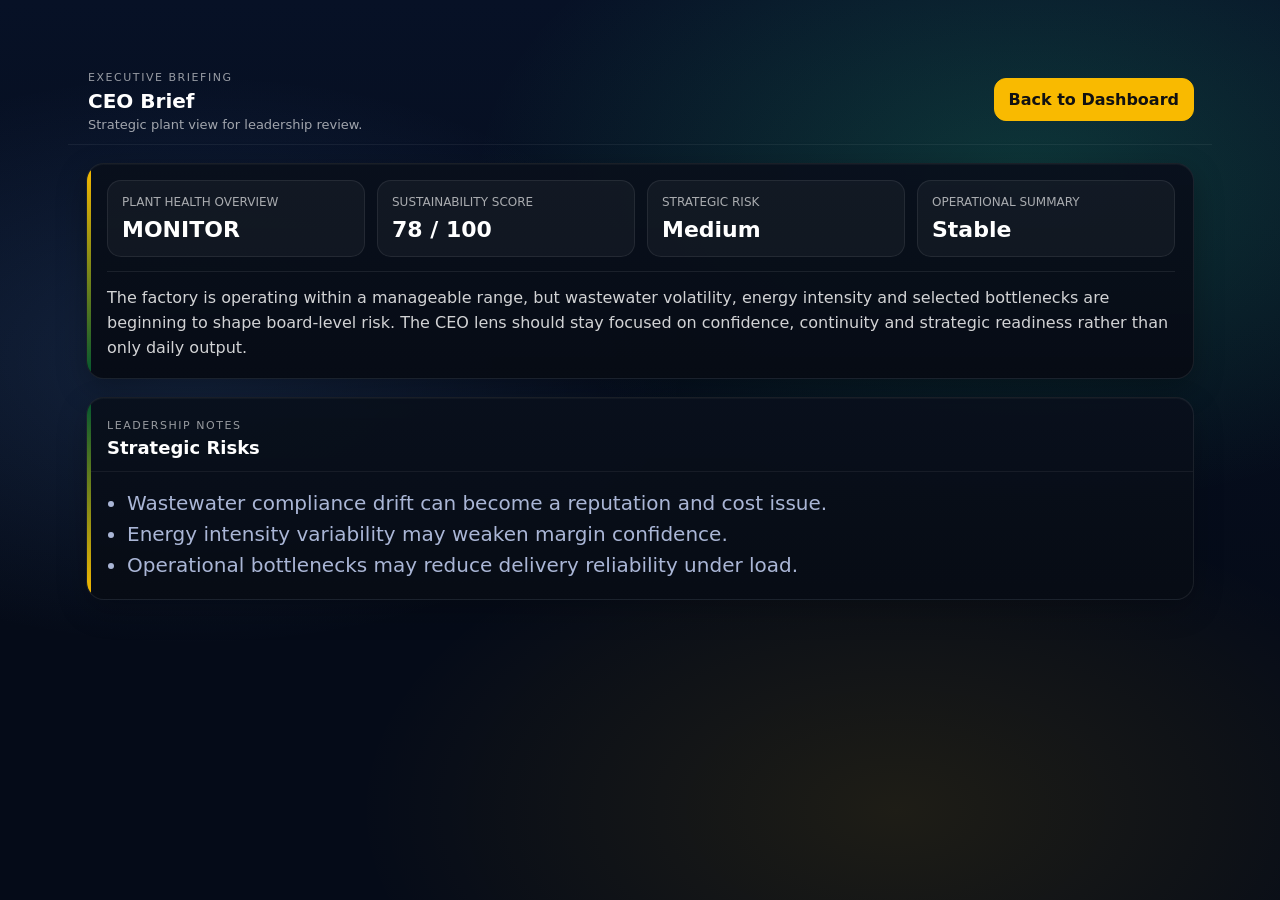
<file: ceo-brief.html>
<!DOCTYPE html>
<html lang="en">
<head>
  <meta charset="UTF-8">
  <meta name="viewport" content="width=device-width, initial-scale=1.0">
  <title>CEO Brief | Zero@Production</title>
  <link rel="stylesheet" href="assets/css/executive.css">
  <link rel="stylesheet" href="assets/css/executive-production-decision.css">
</head>
<body>
  <div class="wrap">
    <div class="zp-pde-head" style="margin-top:24px;">
      <div>
        <div class="zp-pde-kicker">Executive Briefing</div>
        <h1 class="zp-pde-title">CEO Brief</h1>
        <p class="zp-pde-sub">Strategic plant view for leadership review.</p>
      </div>
      <a href="executive.html" class="zp-report-btn primary" style="text-decoration:none;display:inline-flex;align-items:center;">Back to Dashboard</a>
    </div>

    <section class="zp-pde-shell" style="margin-top:18px;">
      <div class="zp-pde-body">
        <div class="zp-report-result">
          <div class="zp-report-kpi"><div class="label">Plant Health Overview</div><div class="value">MONITOR</div></div>
          <div class="zp-report-kpi"><div class="label">Sustainability Score</div><div class="value">78 / 100</div></div>
          <div class="zp-report-kpi"><div class="label">Strategic Risk</div><div class="value">Medium</div></div>
          <div class="zp-report-kpi"><div class="label">Operational Summary</div><div class="value">Stable</div></div>
        </div>
        <div class="zp-report-summary">
          The factory is operating within a manageable range, but wastewater volatility, energy intensity and selected bottlenecks are beginning to shape board-level risk. The CEO lens should stay focused on confidence, continuity and strategic readiness rather than only daily output.
        </div>
      </div>
    </section>

    <section class="zp-alt-shell" style="margin-top:18px;">
      <div class="zp-alt-head">
        <div>
          <div class="zp-pde-kicker">Leadership Notes</div>
          <h2 class="zp-alt-title">Strategic Risks</h2>
        </div>
      </div>
      <div class="zp-alt-body">
        <ul class="exec-modal-list">
          <li>Wastewater compliance drift can become a reputation and cost issue.</li>
          <li>Energy intensity variability may weaken margin confidence.</li>
          <li>Operational bottlenecks may reduce delivery reliability under load.</li>
        </ul>
      </div>
    </section>
  </div>
</body>
</html>
</file>
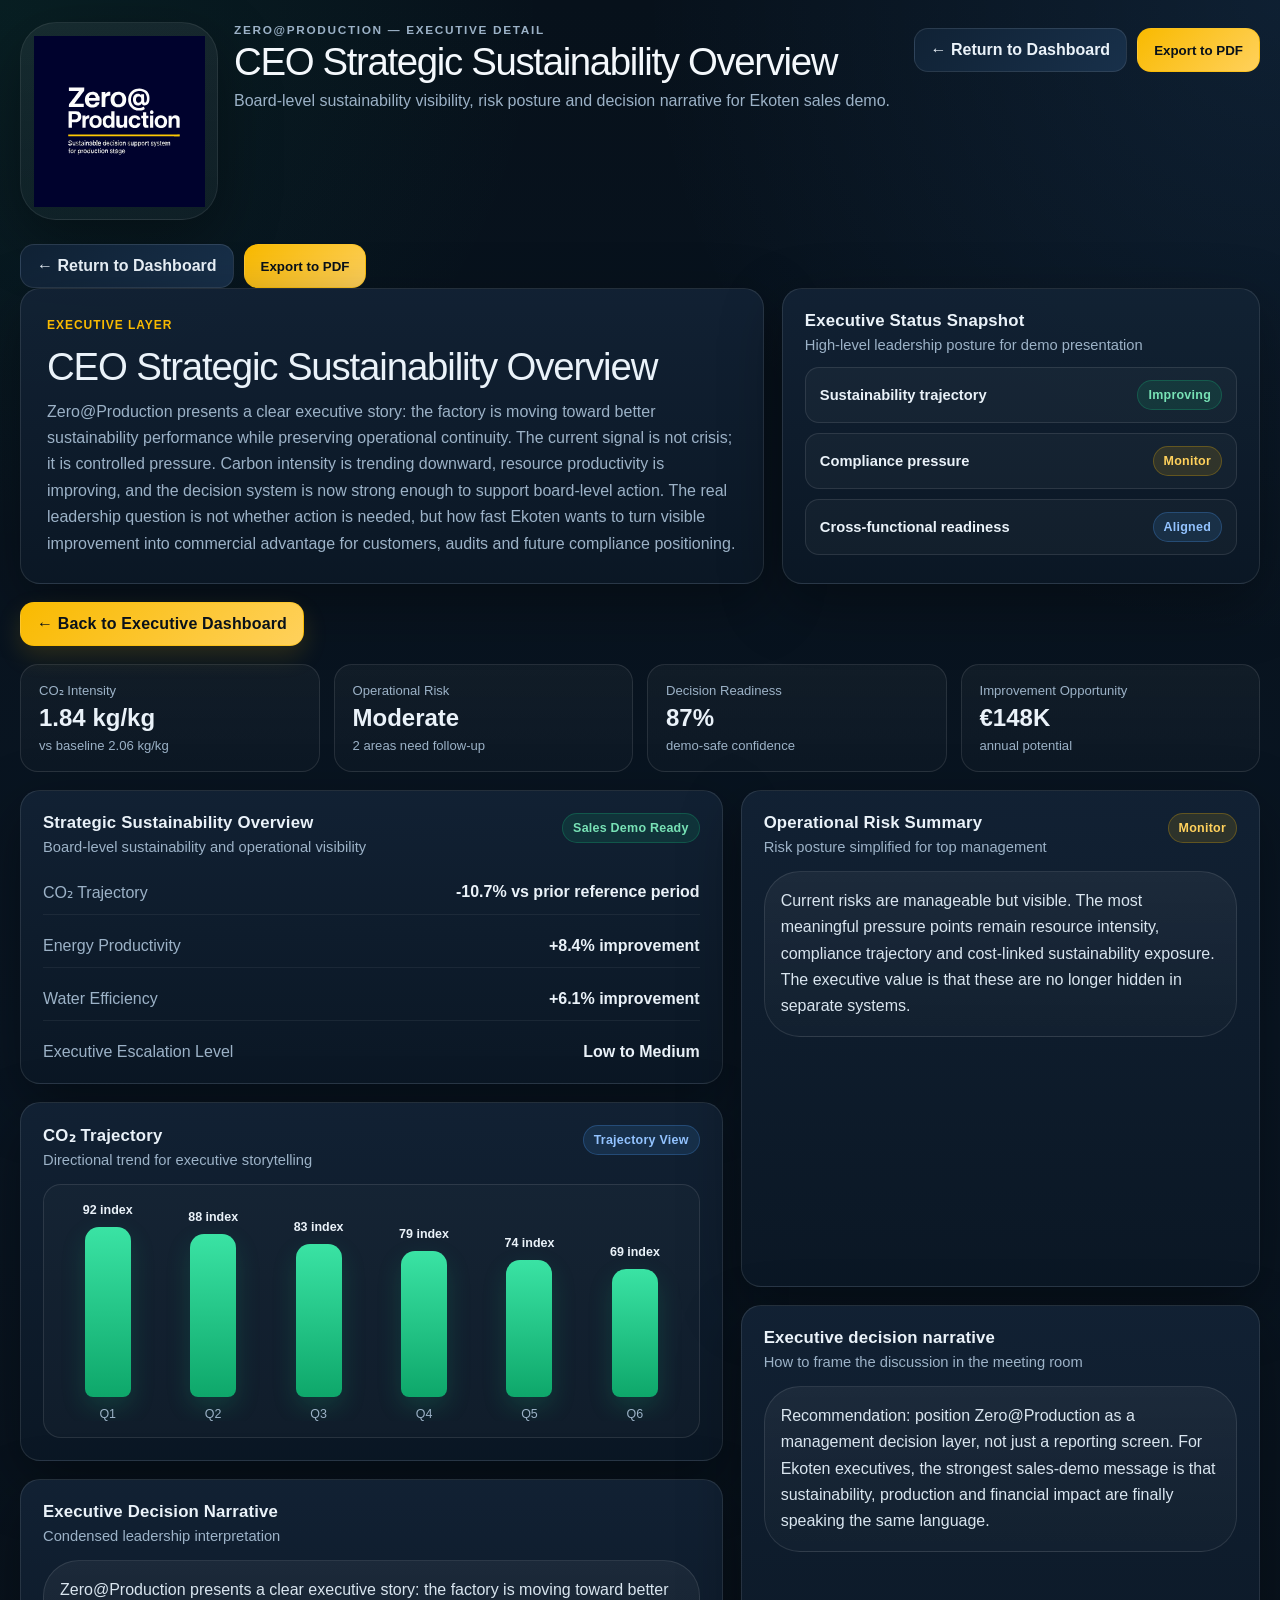
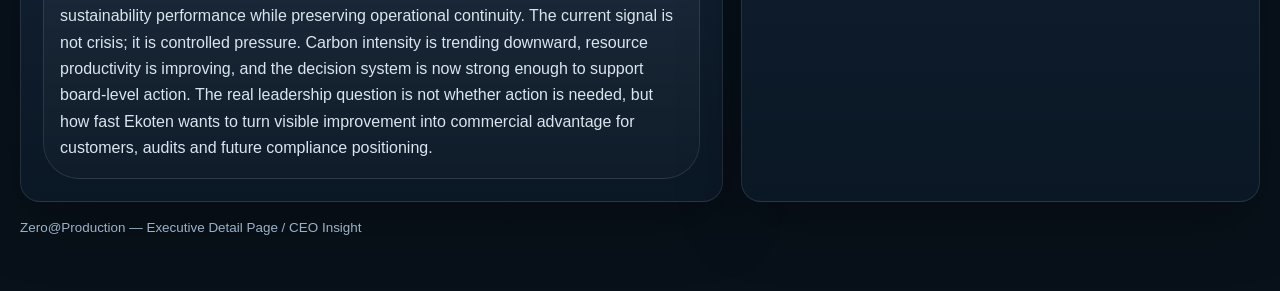
<file: ceo-insight.html>
<!DOCTYPE html>
<html lang="en">
<head>
  <meta charset="UTF-8" />
  <meta name="viewport" content="width=device-width, initial-scale=1.0" />
  <title>CEO Insight | Zero@Production</title>
  <link rel="stylesheet" href="assets/css/executive-detail-pages.css" />
</head>
<body data-page="ceo">
  <main class="page">
        <header class="header-shell">
      <div class="topbar">
        <div class="brand">
          <div class="brand-logo-wrap">
            <img
              src="assets/img/plogo.svg"
              alt="Zero@Production Logo"
              class="brand-logo"
              onerror="this.style.display='none';this.nextElementSibling.style.display='flex';"
            />
            <div class="brand-mark-fallback">Z@</div>
          </div>
          <div class="brand-copy">
            <div class="brand-kicker">Zero@Production — Executive Detail</div>
            <h1 id="pageTitle">Executive Detail Page</h1>
            <p id="pageSubtitle">Executive detail view</p>
          </div>
        </div>
        <div class="actions">
          <a class="btn btn-secondary" href="executive.html">← Return to Dashboard</a>
          <button class="btn btn-primary" id="btnExportPdf">Export to PDF</button>
        </div>
      </div>
    </header>

<div class="actions">
        <a class="btn btn-secondary" href="executive.html">← Return to Dashboard</a>
        <button class="btn btn-primary" id="btnExportPdf">Export to PDF</button>
      </div>
    </div>

    <section class="hero">
      <div class="panel hero-main">
        <div class="eyebrow" id="eyebrow">Executive layer</div>
        <h2 id="heroTitle">CEO Strategic Sustainability Overview</h2>
        <p id="heroText"></p>
      </div>

      <aside class="panel hero-side">
        <div class="section-head" style="margin-bottom:0;">
          <div>
            <h3>Executive Status Snapshot</h3>
            <p>High-level leadership posture for demo presentation</p>
          </div>
        </div>
        <div class="status-row" id="statusRow"></div>
      </aside>
    </section>

    <div class="detail-back-row">
      <a class="detail-back-btn" href="executive.html">← Back to Executive Dashboard</a>
    </div>

    <section class="kpi-grid" id="kpiGrid"></section>

    <section class="content-grid">
      <div class="stack">
        <section class="panel section">
          <div class="section-head">
            <div>
              <h3>Strategic Sustainability Overview</h3>
              <p>Board-level sustainability and operational visibility</p>
            </div>
            <span class="badge green">Sales Demo Ready</span>
          </div>
          <div class="metric-list" id="metricList"></div>
        </section>

        <section class="panel section">
          <div class="section-head">
            <div>
              <h3>CO₂ Trajectory</h3>
              <p>Directional trend for executive storytelling</p>
            </div>
            <span class="badge blue">Trajectory View</span>
          </div>
          <div class="chart-box">
            <div class="mini-chart">
              <div class="bars" id="chartBars"></div>
            </div>
          </div>
        </section>

        <section class="panel section">
          <div class="section-head">
            <div>
              <h3>Executive Decision Narrative</h3>
              <p>Condensed leadership interpretation</p>
            </div>
          </div>
          <div class="note-box narrative" id="decisionNarrative"></div>
        </section>
      </div>

      <div class="stack">
        <section class="panel section">
          <div class="section-head">
            <div>
              <h3>Operational Risk Summary</h3>
              <p>Risk posture simplified for top management</p>
            </div>
            <span class="badge orange">Monitor</span>
          </div>
          <div class="note-box">
            Current risks are manageable but visible. The most meaningful pressure points remain resource intensity, compliance trajectory and cost-linked sustainability exposure. The executive value is that these are no longer hidden in separate systems.
          </div>
        </section>

        <section class="panel section">
          <div class="section-head">
            <div>
              <h3 id="sideTitle">Executive note</h3>
              <p>How to frame the discussion in the meeting room</p>
            </div>
          </div>
          <div class="note-box" id="sideText"></div>
        </section>
      </div>
    </section>

    <div class="footer-note">
      Zero@Production — Executive Detail Page / CEO Insight
    </div>
  </main>

  <script src="assets/js/executive-detail-pages.js"></script>
</body>
</html>
</file>
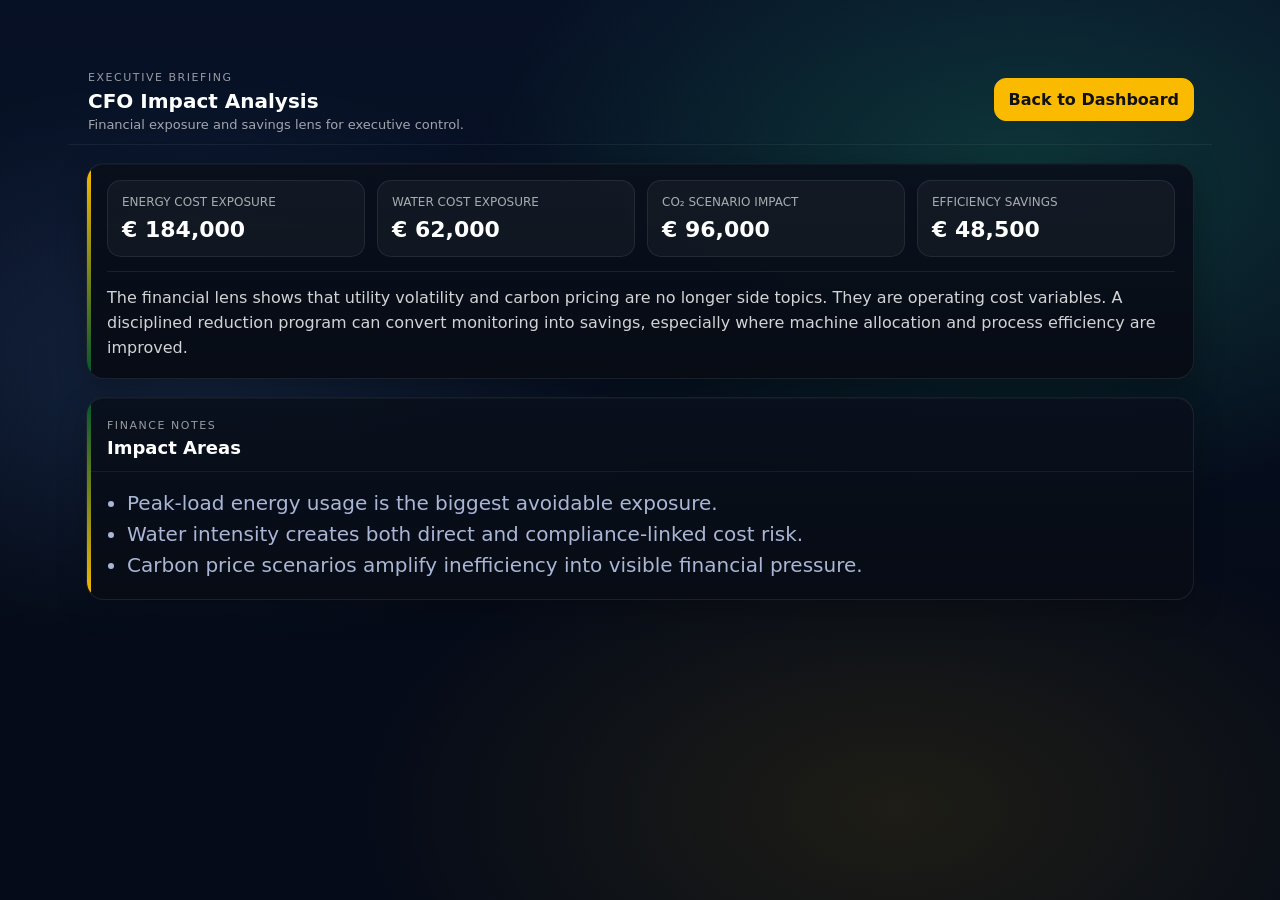
<file: cfo-impact-analysis.html>
<!DOCTYPE html>
<html lang="en">
<head>
  <meta charset="UTF-8">
  <meta name="viewport" content="width=device-width, initial-scale=1.0">
  <title>CFO Impact Analysis | Zero@Production</title>
  <link rel="stylesheet" href="assets/css/executive.css">
  <link rel="stylesheet" href="assets/css/executive-production-decision.css">
</head>
<body>
  <div class="wrap">
    <div class="zp-pde-head" style="margin-top:24px;">
      <div>
        <div class="zp-pde-kicker">Executive Briefing</div>
        <h1 class="zp-pde-title">CFO Impact Analysis</h1>
        <p class="zp-pde-sub">Financial exposure and savings lens for executive control.</p>
      </div>
      <a href="executive.html" class="zp-report-btn primary" style="text-decoration:none;display:inline-flex;align-items:center;">Back to Dashboard</a>
    </div>

    <section class="zp-pde-shell" style="margin-top:18px;">
      <div class="zp-pde-body">
        <div class="zp-report-result">
          <div class="zp-report-kpi"><div class="label">Energy Cost Exposure</div><div class="value">€ 184,000</div></div>
          <div class="zp-report-kpi"><div class="label">Water Cost Exposure</div><div class="value">€ 62,000</div></div>
          <div class="zp-report-kpi"><div class="label">CO₂ Scenario Impact</div><div class="value">€ 96,000</div></div>
          <div class="zp-report-kpi"><div class="label">Efficiency Savings</div><div class="value">€ 48,500</div></div>
        </div>
        <div class="zp-report-summary">
          The financial lens shows that utility volatility and carbon pricing are no longer side topics. They are operating cost variables. A disciplined reduction program can convert monitoring into savings, especially where machine allocation and process efficiency are improved.
        </div>
      </div>
    </section>

    <section class="zp-alt-shell" style="margin-top:18px;">
      <div class="zp-alt-head">
        <div>
          <div class="zp-pde-kicker">Finance Notes</div>
          <h2 class="zp-alt-title">Impact Areas</h2>
        </div>
      </div>
      <div class="zp-alt-body">
        <ul class="exec-modal-list">
          <li>Peak-load energy usage is the biggest avoidable exposure.</li>
          <li>Water intensity creates both direct and compliance-linked cost risk.</li>
          <li>Carbon price scenarios amplify inefficiency into visible financial pressure.</li>
        </ul>
      </div>
    </section>
  </div>
</body>
</html>
</file>
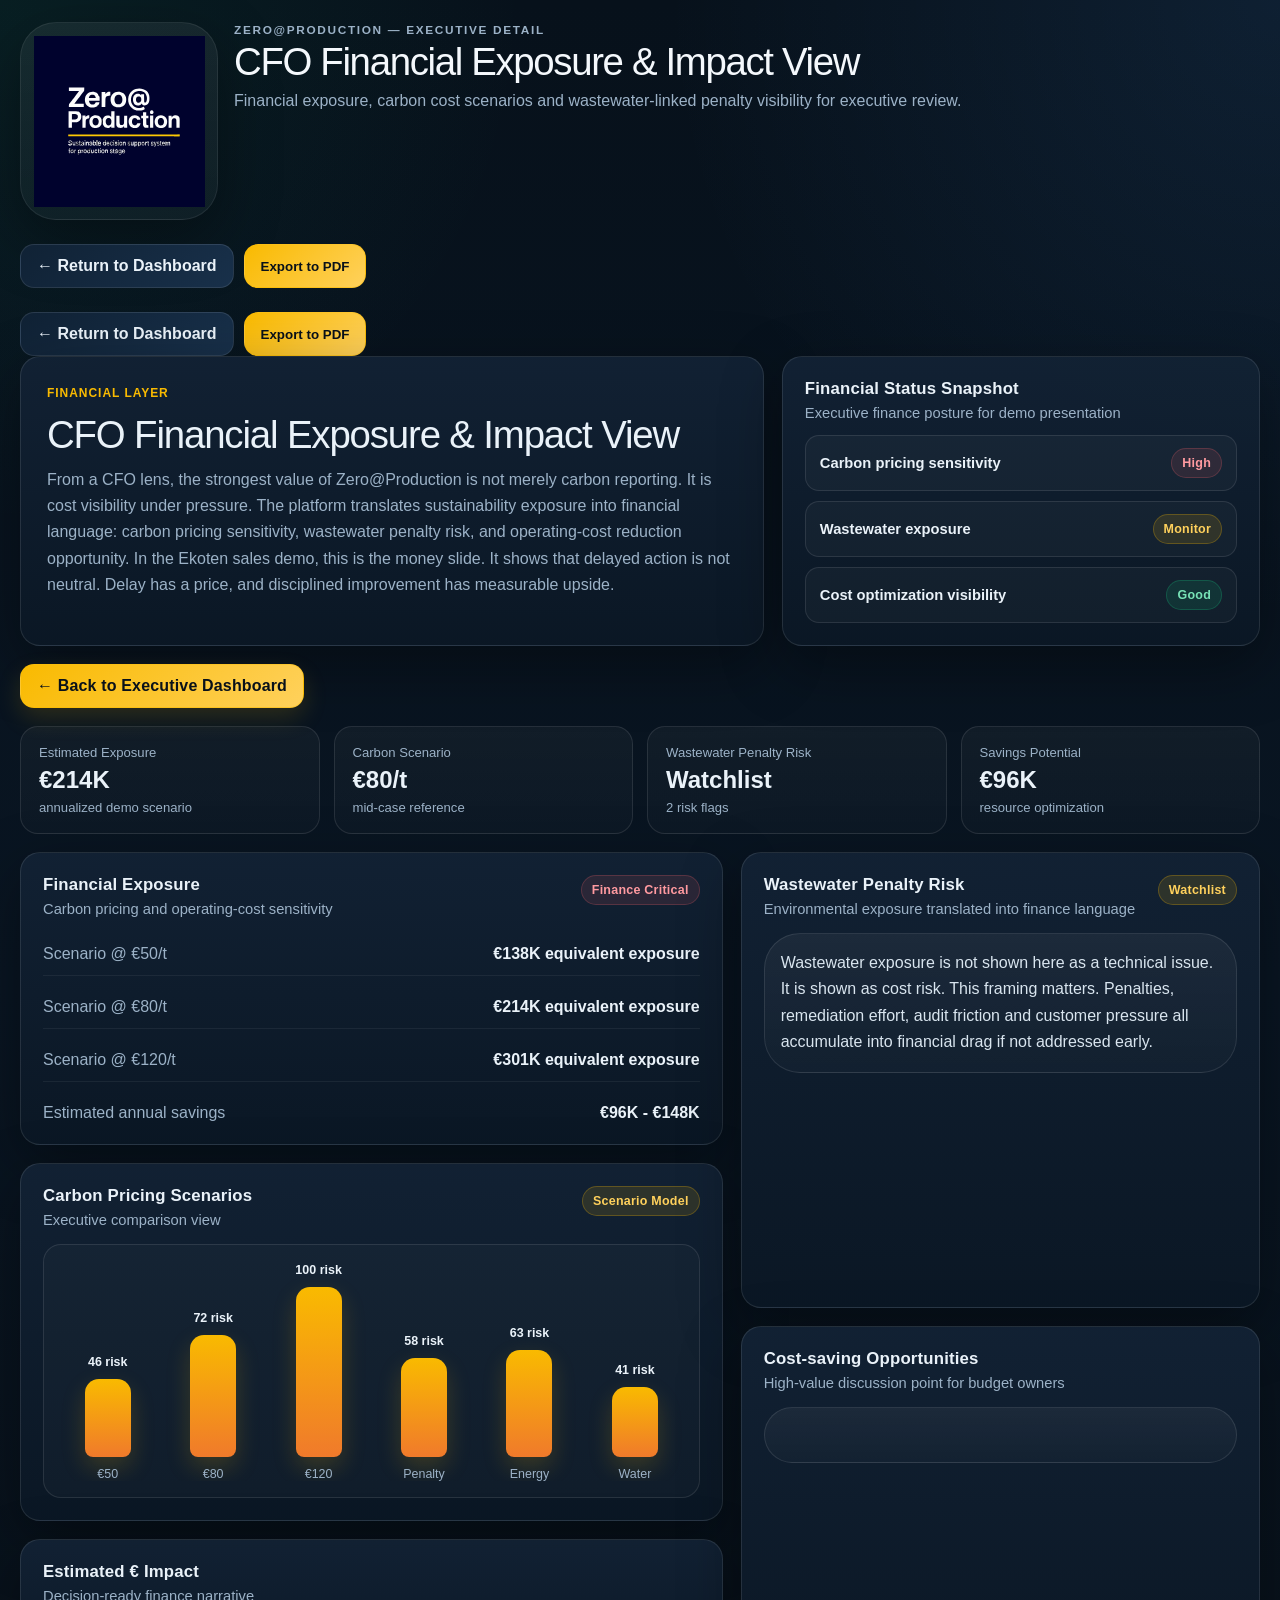
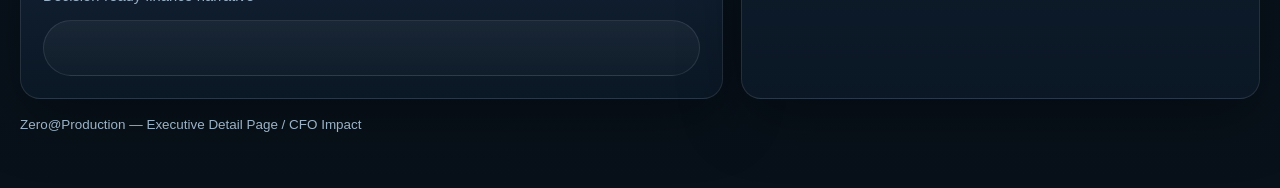
<file: cfo-impact.html>
<!DOCTYPE html>
<html lang="en">
<head>
  <meta charset="UTF-8" />
  <meta name="viewport" content="width=device-width, initial-scale=1.0" />
  <title>CFO Impact | Zero@Production</title>
  <link rel="stylesheet" href="assets/css/executive-detail-pages.css" />
</head>
<body data-page="cfo">
  <main class="page">
        <header class="header-shell">
      <div class="topbar">
        <div class="brand">
          <div class="brand-logo-wrap">
            <img
              src="assets/img/plogo.svg"
              alt="Zero@Production Logo"
              class="brand-logo"
              onerror="this.style.display='none';this.nextElementSibling.style.display='flex';"
            />
            <div class="brand-mark-fallback">Z@</div>
          </div>
          <div class="brand-copy">
            <div class="brand-kicker">Zero@Production — Executive Detail</div>
            <h1 id="pageTitle">Executive Detail Page</h1>
            <p id="pageSubtitle">Executive detail view</p>
          </div>
        </div>
        <div class="actions">
          <a class="btn btn-secondary" href="executive.html">← Return to Dashboard</a>
          <button class="btn btn-primary" id="btnExportPdf">Export to PDF</button>
        </div>
      </div>
    </header>

<div class="actions">
        <a class="btn btn-secondary" href="executive.html">← Return to Dashboard</a>
        <button class="btn btn-primary" id="btnExportPdf">Export to PDF</button>
      </div>
    </div>

    <section class="hero">
      <div class="panel hero-main">
        <div class="eyebrow" id="eyebrow">Financial layer</div>
        <h2 id="heroTitle">CFO Financial Exposure & Impact View</h2>
        <p id="heroText"></p>
      </div>

      <aside class="panel hero-side">
        <div class="section-head" style="margin-bottom:0;">
          <div>
            <h3>Financial Status Snapshot</h3>
            <p>Executive finance posture for demo presentation</p>
          </div>
        </div>
        <div class="status-row" id="statusRow"></div>
      </aside>
    </section>

    <div class="detail-back-row">
      <a class="detail-back-btn" href="executive.html">← Back to Executive Dashboard</a>
    </div>

    <section class="kpi-grid" id="kpiGrid"></section>

    <section class="content-grid">
      <div class="stack">
        <section class="panel section">
          <div class="section-head">
            <div>
              <h3>Financial Exposure</h3>
              <p>Carbon pricing and operating-cost sensitivity</p>
            </div>
            <span class="badge red">Finance Critical</span>
          </div>
          <div class="metric-list" id="metricList"></div>
        </section>

        <section class="panel section">
          <div class="section-head">
            <div>
              <h3>Carbon Pricing Scenarios</h3>
              <p>Executive comparison view</p>
            </div>
            <span class="badge orange">Scenario Model</span>
          </div>
          <div class="chart-box">
            <div class="mini-chart">
              <div class="bars" id="chartBars"></div>
            </div>
          </div>
        </section>

        <section class="panel section">
          <div class="section-head">
            <div>
              <h3>Estimated € Impact</h3>
              <p>Decision-ready finance narrative</p>
            </div>
          </div>
          <div class="note-box narrative" id="decisionNarrative"></div>
        </section>
      </div>

      <div class="stack">
        <section class="panel section">
          <div class="section-head">
            <div>
              <h3>Wastewater Penalty Risk</h3>
              <p>Environmental exposure translated into finance language</p>
            </div>
            <span class="badge orange">Watchlist</span>
          </div>
          <div class="note-box">
            Wastewater exposure is not shown here as a technical issue. It is shown as cost risk. This framing matters. Penalties, remediation effort, audit friction and customer pressure all accumulate into financial drag if not addressed early.
          </div>
        </section>

        <section class="panel section">
          <div class="section-head">
            <div>
              <h3>Cost-saving Opportunities</h3>
              <p>High-value discussion point for budget owners</p>
            </div>
          </div>
          <div class="note-box" id="sideText"></div>
        </section>
      </div>
    </section>

    <div class="footer-note">
      Zero@Production — Executive Detail Page / CFO Impact
    </div>
  </main>

  <script src="assets/js/executive-detail-pages.js"></script>
</body>
</html>
</file>
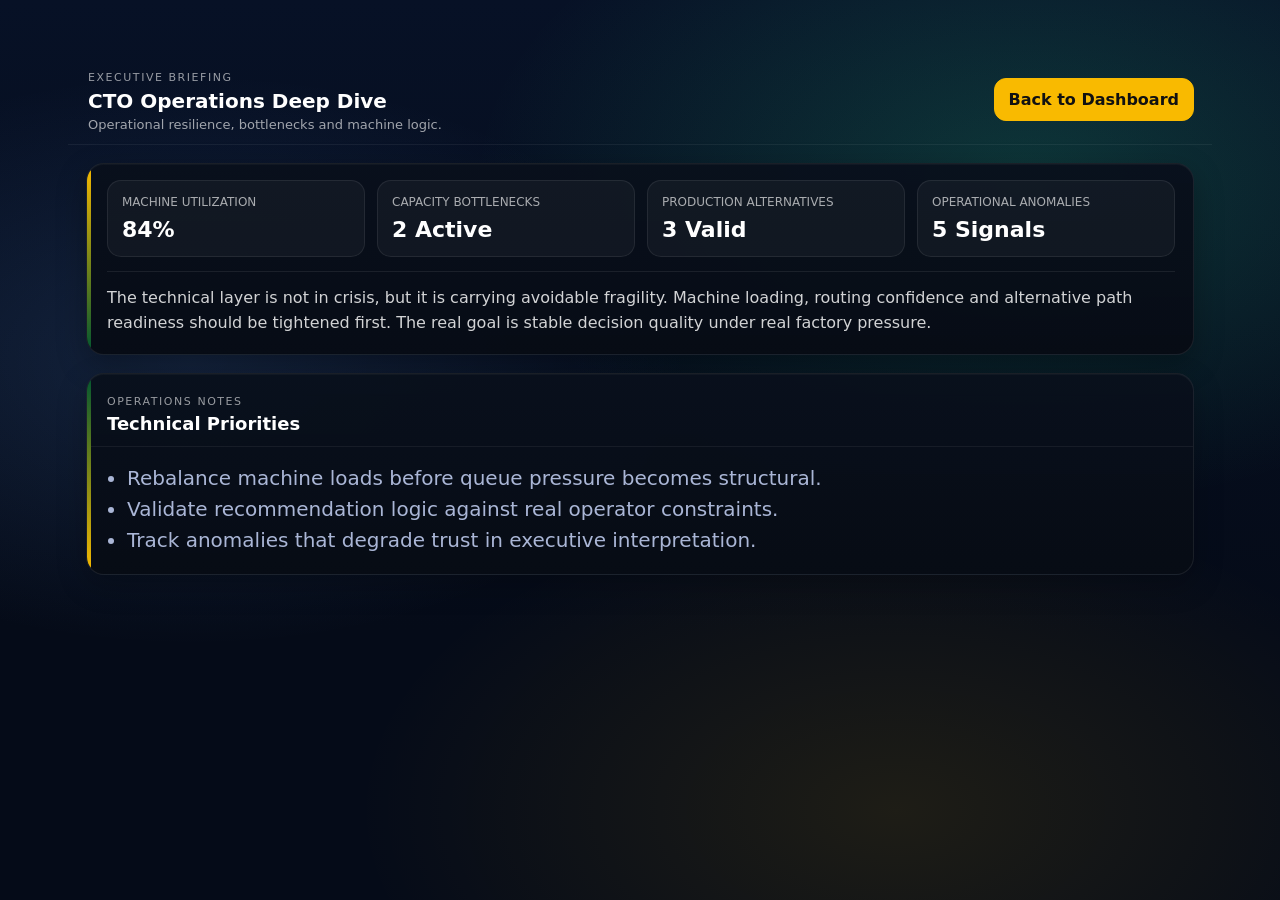
<file: cto-operations-deepdive.html>
<!DOCTYPE html>
<html lang="en">
<head>
  <meta charset="UTF-8">
  <meta name="viewport" content="width=device-width, initial-scale=1.0">
  <title>CTO Operations Deep Dive | Zero@Production</title>
  <link rel="stylesheet" href="assets/css/executive.css">
  <link rel="stylesheet" href="assets/css/executive-production-decision.css">
</head>
<body>
  <div class="wrap">
    <div class="zp-pde-head" style="margin-top:24px;">
      <div>
        <div class="zp-pde-kicker">Executive Briefing</div>
        <h1 class="zp-pde-title">CTO Operations Deep Dive</h1>
        <p class="zp-pde-sub">Operational resilience, bottlenecks and machine logic.</p>
      </div>
      <a href="executive.html" class="zp-report-btn primary" style="text-decoration:none;display:inline-flex;align-items:center;">Back to Dashboard</a>
    </div>

    <section class="zp-pde-shell" style="margin-top:18px;">
      <div class="zp-pde-body">
        <div class="zp-report-result">
          <div class="zp-report-kpi"><div class="label">Machine Utilization</div><div class="value">84%</div></div>
          <div class="zp-report-kpi"><div class="label">Capacity Bottlenecks</div><div class="value">2 Active</div></div>
          <div class="zp-report-kpi"><div class="label">Production Alternatives</div><div class="value">3 Valid</div></div>
          <div class="zp-report-kpi"><div class="label">Operational Anomalies</div><div class="value">5 Signals</div></div>
        </div>
        <div class="zp-report-summary">
          The technical layer is not in crisis, but it is carrying avoidable fragility. Machine loading, routing confidence and alternative path readiness should be tightened first. The real goal is stable decision quality under real factory pressure.
        </div>
      </div>
    </section>

    <section class="zp-alt-shell" style="margin-top:18px;">
      <div class="zp-alt-head">
        <div>
          <div class="zp-pde-kicker">Operations Notes</div>
          <h2 class="zp-alt-title">Technical Priorities</h2>
        </div>
      </div>
      <div class="zp-alt-body">
        <ul class="exec-modal-list">
          <li>Rebalance machine loads before queue pressure becomes structural.</li>
          <li>Validate recommendation logic against real operator constraints.</li>
          <li>Track anomalies that degrade trust in executive interpretation.</li>
        </ul>
      </div>
    </section>
  </div>
</body>
</html>
</file>
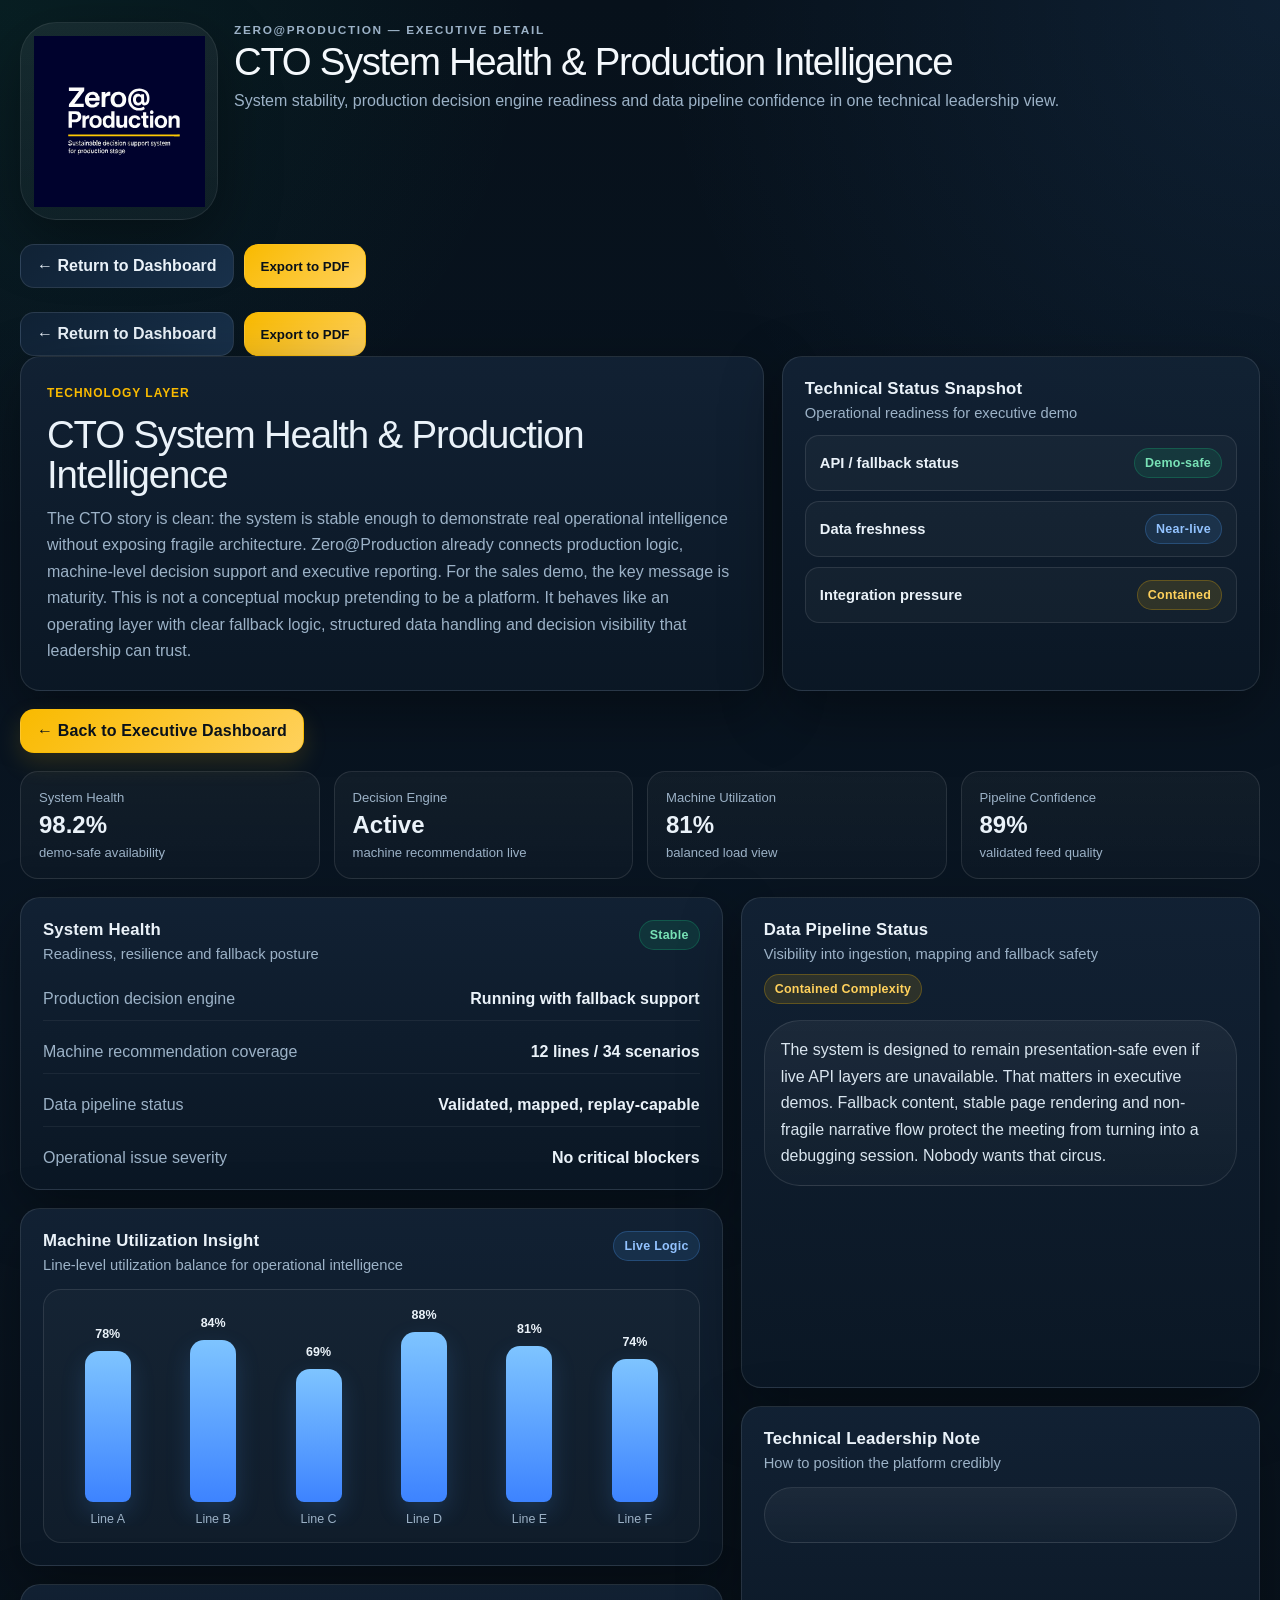
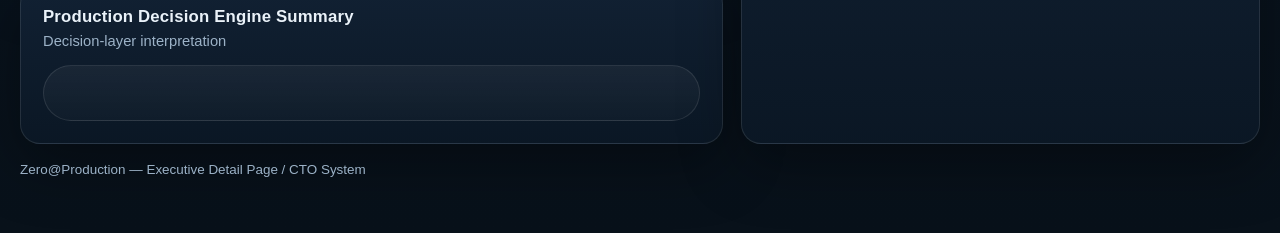
<file: cto-system.html>
<!DOCTYPE html>
<html lang="en">
<head>
  <meta charset="UTF-8" />
  <meta name="viewport" content="width=device-width, initial-scale=1.0" />
  <title>CTO System | Zero@Production</title>
  <link rel="stylesheet" href="assets/css/executive-detail-pages.css" />
</head>
<body data-page="cto">
  <main class="page">
        <header class="header-shell">
      <div class="topbar">
        <div class="brand">
          <div class="brand-logo-wrap">
            <img
              src="assets/img/plogo.svg"
              alt="Zero@Production Logo"
              class="brand-logo"
              onerror="this.style.display='none';this.nextElementSibling.style.display='flex';"
            />
            <div class="brand-mark-fallback">Z@</div>
          </div>
          <div class="brand-copy">
            <div class="brand-kicker">Zero@Production — Executive Detail</div>
            <h1 id="pageTitle">Executive Detail Page</h1>
            <p id="pageSubtitle">Executive detail view</p>
          </div>
        </div>
        <div class="actions">
          <a class="btn btn-secondary" href="executive.html">← Return to Dashboard</a>
          <button class="btn btn-primary" id="btnExportPdf">Export to PDF</button>
        </div>
      </div>
    </header>

<div class="actions">
        <a class="btn btn-secondary" href="executive.html">← Return to Dashboard</a>
        <button class="btn btn-primary" id="btnExportPdf">Export to PDF</button>
      </div>
    </div>

    <section class="hero">
      <div class="panel hero-main">
        <div class="eyebrow" id="eyebrow">Technology layer</div>
        <h2 id="heroTitle">CTO System Health & Production Intelligence</h2>
        <p id="heroText"></p>
      </div>

      <aside class="panel hero-side">
        <div class="section-head" style="margin-bottom:0;">
          <div>
            <h3>Technical Status Snapshot</h3>
            <p>Operational readiness for executive demo</p>
          </div>
        </div>
        <div class="status-row" id="statusRow"></div>
      </aside>
    </section>

    <div class="detail-back-row">
      <a class="detail-back-btn" href="executive.html">← Back to Executive Dashboard</a>
    </div>

    <section class="kpi-grid" id="kpiGrid"></section>

    <section class="content-grid">
      <div class="stack">
        <section class="panel section">
          <div class="section-head">
            <div>
              <h3>System Health</h3>
              <p>Readiness, resilience and fallback posture</p>
            </div>
            <span class="badge green">Stable</span>
          </div>
          <div class="metric-list" id="metricList"></div>
        </section>

        <section class="panel section">
          <div class="section-head">
            <div>
              <h3>Machine Utilization Insight</h3>
              <p>Line-level utilization balance for operational intelligence</p>
            </div>
            <span class="badge blue">Live Logic</span>
          </div>
          <div class="chart-box">
            <div class="mini-chart">
              <div class="bars" id="chartBars"></div>
            </div>
          </div>
        </section>

        <section class="panel section">
          <div class="section-head">
            <div>
              <h3>Production Decision Engine Summary</h3>
              <p>Decision-layer interpretation</p>
            </div>
          </div>
          <div class="note-box narrative" id="decisionNarrative"></div>
        </section>
      </div>

      <div class="stack">
        <section class="panel section">
          <div class="section-head">
            <div>
              <h3>Data Pipeline Status</h3>
              <p>Visibility into ingestion, mapping and fallback safety</p>
            </div>
            <span class="badge orange">Contained Complexity</span>
          </div>
          <div class="note-box">
            The system is designed to remain presentation-safe even if live API layers are unavailable. That matters in executive demos. Fallback content, stable page rendering and non-fragile narrative flow protect the meeting from turning into a debugging session. Nobody wants that circus.
          </div>
        </section>

        <section class="panel section">
          <div class="section-head">
            <div>
              <h3>Technical Leadership Note</h3>
              <p>How to position the platform credibly</p>
            </div>
          </div>
          <div class="note-box" id="sideText"></div>
        </section>
      </div>
    </section>

    <div class="footer-note">
      Zero@Production — Executive Detail Page / CTO System
    </div>
  </main>

  <script src="assets/js/executive-detail-pages.js"></script>
</body>
</html>
</file>
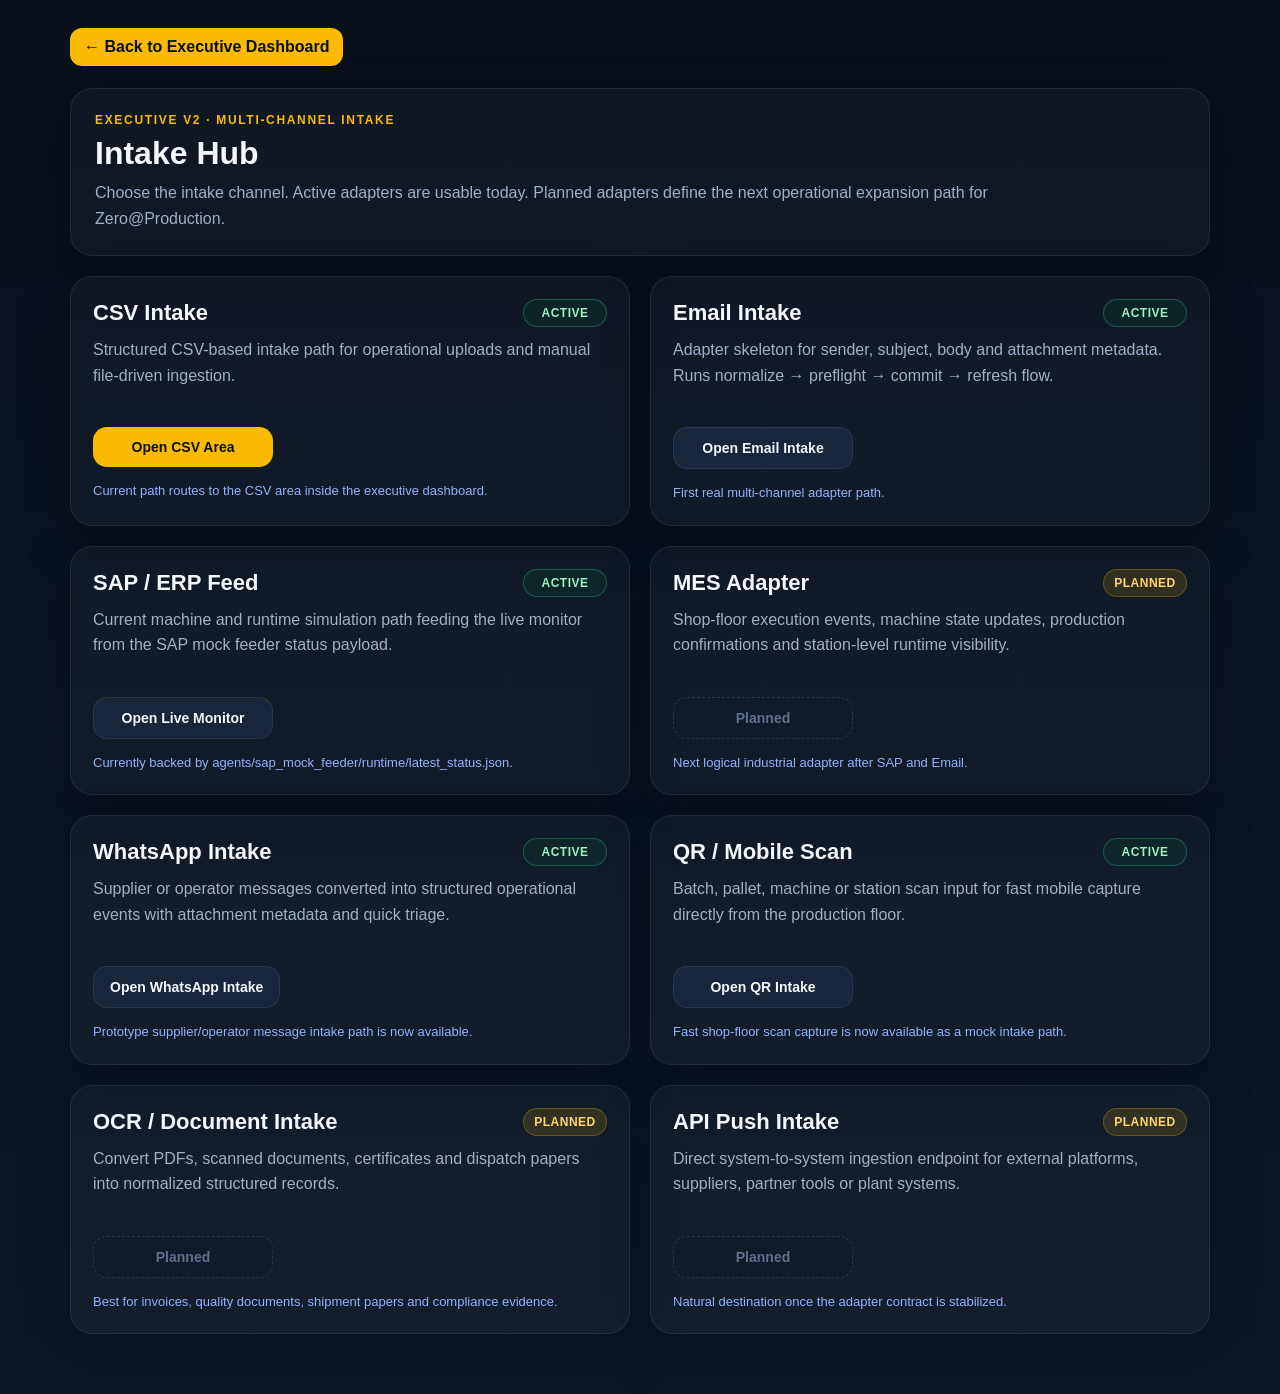
<file: intake-hub.html>
<!DOCTYPE html>
<html lang="en">
<head>
  <meta charset="UTF-8" />
  <meta name="viewport" content="width=device-width, initial-scale=1.0" />
  <title>Zero@Production — Intake Hub</title>
  <style>
    :root{
      --bg:#08101b;
      --card:#101a2a;
      --line:rgba(255,255,255,.08);
      --text:#f5f7fb;
      --muted:#9fb0c7;
      --orange:#f9ba00;
      --green:#005530;
      --navy:#02154e;
      --red:#d51635;
    }
    *{box-sizing:border-box}
    body{
      margin:0;
      font-family:Arial,Helvetica,sans-serif;
      background:linear-gradient(180deg,#08101b 0%, #0c1728 100%);
      color:var(--text);
    }
    .wrap{
      max-width:1180px;
      margin:0 auto;
      padding:28px 20px 60px;
    }
    .back{
      display:inline-flex;
      align-items:center;
      gap:8px;
      text-decoration:none;
      color:#08101b;
      background:var(--orange);
      padding:10px 14px;
      border-radius:12px;
      font-weight:700;
      margin-bottom:22px;
    }
    .hero,.card{
      background:rgba(255,255,255,.03);
      border:1px solid var(--line);
      border-radius:22px;
      box-shadow:0 20px 50px rgba(0,0,0,.25);
    }
    .hero{ padding:24px; margin-bottom:20px; }
    .kicker{
      color:var(--orange);
      font-size:12px;
      letter-spacing:.14em;
      text-transform:uppercase;
      margin-bottom:8px;
      font-weight:700;
    }
    h1{ margin:0 0 8px; font-size:32px; }
    .sub{ color:var(--muted); line-height:1.6; max-width:900px; }
    .grid{
      display:grid;
      grid-template-columns:repeat(2,minmax(0,1fr));
      gap:20px;
    }
    .card{ padding:22px; }
    .title-row{
      display:flex;
      align-items:center;
      justify-content:space-between;
      gap:12px;
      margin-bottom:10px;
    }
    .title{
      font-size:22px;
      font-weight:800;
      margin:0;
    }
    .badge{
      display:inline-flex;
      align-items:center;
      justify-content:center;
      min-width:84px;
      padding:6px 10px;
      border-radius:999px;
      font-size:12px;
      font-weight:800;
      letter-spacing:.04em;
      border:1px solid rgba(255,255,255,.12);
    }
    .badge-active{
      background:rgba(0,85,48,.22);
      color:#9ff0bf;
      border-color:rgba(39,194,129,.35);
    }
    .badge-planned{
      background:rgba(249,186,0,.14);
      color:#ffd76a;
      border-color:rgba(249,186,0,.26);
    }
    .copy{
      color:var(--muted);
      line-height:1.6;
      margin-bottom:18px;
      min-height:72px;
    }
    .actions{ display:flex; gap:12px; flex-wrap:wrap; }
    .btn{
      display:inline-flex;
      align-items:center;
      justify-content:center;
      text-decoration:none;
      border-radius:14px;
      padding:12px 16px;
      font-size:14px;
      font-weight:700;
      min-width:180px;
    }
    .btn-primary{ background:var(--orange); color:#08101b; }
    .btn-secondary{
      background:#18253a;
      color:var(--text);
      border:1px solid var(--line);
    }
    .btn-disabled{
      background:#111a2a;
      color:#60708c;
      border:1px dashed rgba(255,255,255,.12);
      cursor:not-allowed;
      pointer-events:none;
    }
    .note{
      margin-top:14px;
      color:#8fb3ff;
      font-size:13px;
      line-height:1.5;
    }
    @media (max-width: 980px){
      .grid{ grid-template-columns:1fr; }
    }
    @media (max-width: 800px){
      h1{ font-size:26px; }
    }
  </style>
</head>
<body>
  <div class="wrap">
    <a class="back" href="executive.html">← Back to Executive Dashboard</a>

    <section class="hero">
      <div class="kicker">Executive v2 · Multi-Channel Intake</div>
      <h1>Intake Hub</h1>
      <div class="sub">
        Choose the intake channel. Active adapters are usable today. Planned adapters define the next operational expansion path for Zero@Production.
      </div>
    </section>

    <div class="grid">
      <section class="card">
        <div class="title-row">
          <div class="title">CSV Intake</div>
          <div class="badge badge-active">ACTIVE</div>
        </div>
        <div class="copy">
          Structured CSV-based intake path for operational uploads and manual file-driven ingestion.
        </div>
        <div class="actions">
          <a class="btn btn-primary" href="executive.html#csv-upload">Open CSV Area</a>
        </div>
        <div class="note">Current path routes to the CSV area inside the executive dashboard.</div>
      </section>

      <section class="card">
        <div class="title-row">
          <div class="title">Email Intake</div>
          <div class="badge badge-active">ACTIVE</div>
        </div>
        <div class="copy">
          Adapter skeleton for sender, subject, body and attachment metadata. Runs normalize → preflight → commit → refresh flow.
        </div>
        <div class="actions">
          <a class="btn btn-secondary" href="email-intake.html">Open Email Intake</a>
        </div>
        <div class="note">First real multi-channel adapter path.</div>
      </section>

      <section class="card">
        <div class="title-row">
          <div class="title">SAP / ERP Feed</div>
          <div class="badge badge-active">ACTIVE</div>
        </div>
        <div class="copy">
          Current machine and runtime simulation path feeding the live monitor from the SAP mock feeder status payload.
        </div>
        <div class="actions">
          <a class="btn btn-secondary" href="executive.html#live-monitor">Open Live Monitor</a>
        </div>
        <div class="note">Currently backed by agents/sap_mock_feeder/runtime/latest_status.json.</div>
      </section>

      <section class="card">
        <div class="title-row">
          <div class="title">MES Adapter</div>
          <div class="badge badge-planned">PLANNED</div>
        </div>
        <div class="copy">
          Shop-floor execution events, machine state updates, production confirmations and station-level runtime visibility.
        </div>
        <div class="actions">
          <span class="btn btn-disabled">Planned</span>
        </div>
        <div class="note">Next logical industrial adapter after SAP and Email.</div>
      </section>

      <section class="card">
        <div class="title-row">
          <div class="title">WhatsApp Intake</div>
          <div class="badge badge-active">ACTIVE</div>
        </div>
        <div class="copy">
          Supplier or operator messages converted into structured operational events with attachment metadata and quick triage.
        </div>
        <div class="actions">
          <a class="btn btn-secondary" href="whatsapp-intake.html">Open WhatsApp Intake</a>
        </div>
        <div class="note">Prototype supplier/operator message intake path is now available.</div>
      </section>

      <section class="card">
        <div class="title-row">
          <div class="title">QR / Mobile Scan</div>
          <div class="badge badge-active">ACTIVE</div>
        </div>
        <div class="copy">
          Batch, pallet, machine or station scan input for fast mobile capture directly from the production floor.
        </div>
        <div class="actions">
          <a class="btn btn-secondary" href="qr-intake.html">Open QR Intake</a>
        </div>
        <div class="note">Fast shop-floor scan capture is now available as a mock intake path.</div>
      </section>


      <section class="card">
        <div class="title-row">
          <div class="title">OCR / Document Intake</div>
          <div class="badge badge-planned">PLANNED</div>
        </div>
        <div class="copy">
          Convert PDFs, scanned documents, certificates and dispatch papers into normalized structured records.
        </div>
        <div class="actions">
          <span class="btn btn-disabled">Planned</span>
        </div>
        <div class="note">Best for invoices, quality documents, shipment papers and compliance evidence.</div>
      </section>

      <section class="card">
        <div class="title-row">
          <div class="title">API Push Intake</div>
          <div class="badge badge-planned">PLANNED</div>
        </div>
        <div class="copy">
          Direct system-to-system ingestion endpoint for external platforms, suppliers, partner tools or plant systems.
        </div>
        <div class="actions">
          <span class="btn btn-disabled">Planned</span>
        </div>
        <div class="note">Natural destination once the adapter contract is stabilized.</div>
      </section>
    </div>
  </div>
</body>
</html>
</file>
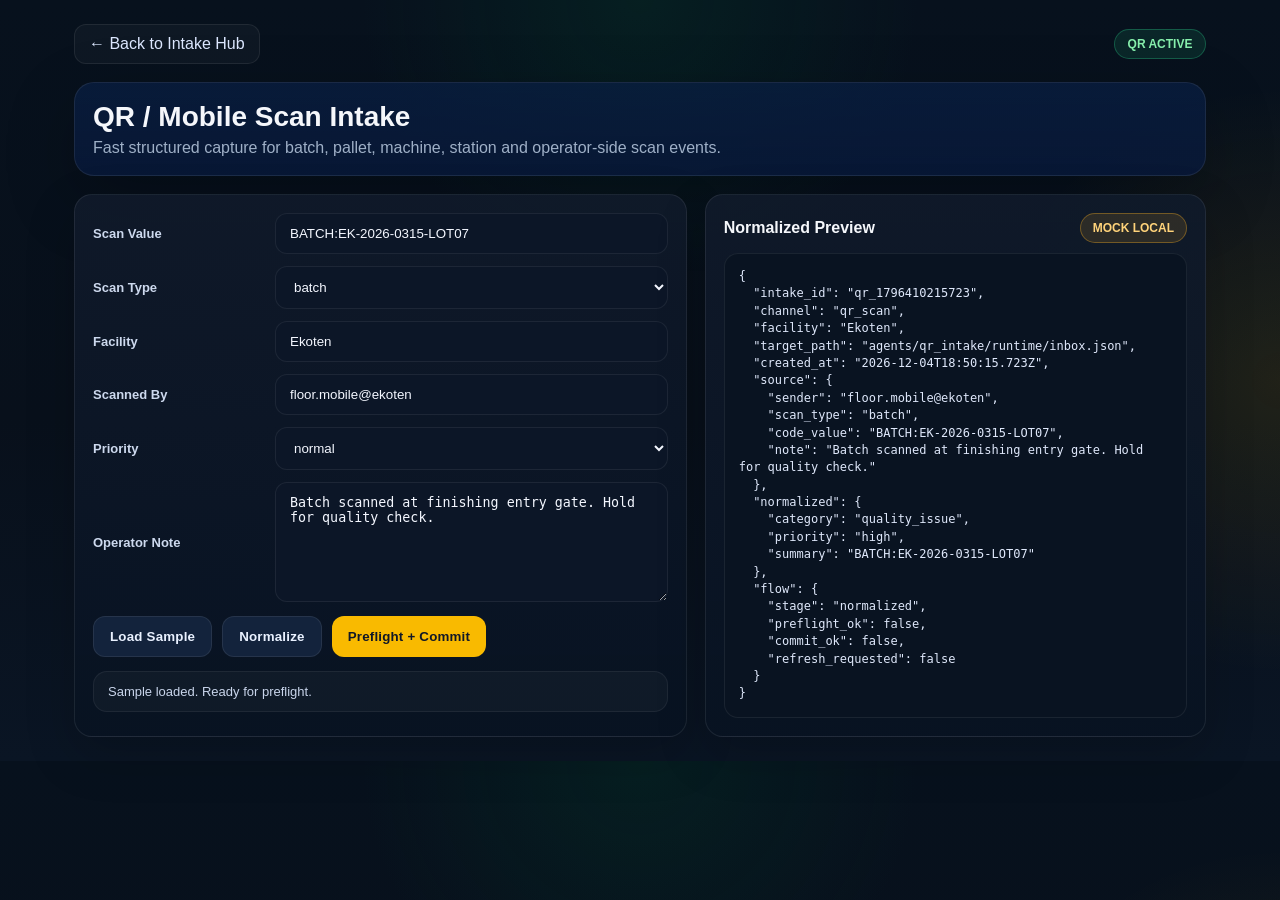
<file: qr-intake.html>
<!DOCTYPE html>
<html lang="en">
<head>
  <meta charset="UTF-8" />
  <meta name="viewport" content="width=device-width, initial-scale=1.0" />
  <title>Zero@Production — QR Intake</title>
  <style>
    :root{
      --bg:#08101b;
      --card:#101a2a;
      --muted:#9fb0c7;
      --line:rgba(255,255,255,.08);
      --green:#005530;
      --navy:#02154e;
      --orange:#f9ba00;
      --red:#d51635;
      --white:#f5f7fb;
      --ok:#27c281;
      --warn:#ffb020;
    }
    *{box-sizing:border-box}
    body{
      margin:0;
      font-family:Inter,Arial,sans-serif;
      background:
        radial-gradient(circle at top, rgba(0,85,48,.20), transparent 28%),
        radial-gradient(circle at right, rgba(249,186,0,.10), transparent 22%),
        linear-gradient(180deg,#07111d,#08101b 55%,#0a1524);
      color:var(--white);
    }
    .wrap{max-width:1180px;margin:0 auto;padding:24px}
    .topbar{display:flex;justify-content:space-between;gap:12px;align-items:center;margin-bottom:18px;flex-wrap:wrap}
    .back{
      display:inline-flex;align-items:center;gap:8px;text-decoration:none;
      color:#dce7ff;padding:10px 14px;border-radius:12px;border:1px solid var(--line);
      background:rgba(255,255,255,.03)
    }
    .hero{
      padding:18px;border-radius:20px;border:1px solid var(--line);
      background:linear-gradient(180deg,rgba(9,31,68,.72),rgba(8,24,55,.92));
      box-shadow:0 24px 70px rgba(0,0,0,.22)
    }
    .hero h1{margin:0 0 6px;font-size:28px}
    .muted{color:var(--muted)}
    .grid{display:grid;grid-template-columns:1.1fr .9fr;gap:18px;margin-top:18px}
    .card{
      padding:18px;border-radius:18px;border:1px solid var(--line);
      background:linear-gradient(180deg,rgba(16,26,42,.94),rgba(8,19,34,.98));
      box-shadow:0 18px 50px rgba(0,0,0,.18)
    }
    .row{display:grid;grid-template-columns:170px 1fr;gap:12px;align-items:center;margin-bottom:12px}
    label{font-size:13px;color:#cdd9ee;font-weight:700}
    input,select,textarea{
      width:100%;border:none;outline:none;border-radius:12px;padding:12px 14px;
      background:#0c1627;color:#f4f7ff;border:1px solid rgba(255,255,255,.07)
    }
    textarea{min-height:120px;resize:vertical}
    .actions{display:flex;gap:10px;flex-wrap:wrap;margin-top:14px}
    .btn{
      border:none;cursor:pointer;padding:12px 16px;border-radius:12px;
      font-weight:800;letter-spacing:.2px
    }
    .btn-primary{background:var(--orange);color:#111827}
    .btn-secondary{background:#13233c;color:#e9f1ff;border:1px solid rgba(255,255,255,.08)}
    pre{
      margin:0;white-space:pre-wrap;word-break:break-word;font-size:12px;line-height:1.45;
      color:#dfe8fb;background:#091321;border:1px solid rgba(255,255,255,.07);
      padding:14px;border-radius:14px;min-height:360px
    }
    .pill{
      display:inline-flex;align-items:center;justify-content:center;
      min-width:92px;padding:7px 12px;border-radius:999px;font-size:12px;font-weight:800
    }
    .ok{background:rgba(39,194,129,.12);color:#86efac;border:1px solid rgba(39,194,129,.34)}
    .warn{background:rgba(255,176,32,.12);color:#ffd37a;border:1px solid rgba(255,176,32,.34)}
    .note{
      margin-top:14px;padding:12px 14px;border-radius:14px;background:rgba(255,255,255,.03);
      border:1px solid rgba(255,255,255,.06);font-size:13px;color:#c9d5eb
    }
    @media (max-width: 920px){
      .grid{grid-template-columns:1fr}
      .row{grid-template-columns:1fr}
    }
  </style>
</head>
<body>
  <div class="wrap">
    <div class="topbar">
      <a class="back" href="intake-hub.html">← Back to Intake Hub</a>
      <span class="pill ok">QR ACTIVE</span>
    </div>

    <div class="hero">
      <h1>QR / Mobile Scan Intake</h1>
      <div class="muted">Fast structured capture for batch, pallet, machine, station and operator-side scan events.</div>
    </div>

    <div class="grid">
      <div class="card">
        <div class="row">
          <label for="qrCodeValue">Scan Value</label>
          <input id="qrCodeValue" type="text" value="BATCH:EK-2026-0315-LOT07" />
        </div>

        <div class="row">
          <label for="qrScanType">Scan Type</label>
          <select id="qrScanType">
            <option value="batch">batch</option>
            <option value="pallet">pallet</option>
            <option value="machine">machine</option>
            <option value="station">station</option>
            <option value="operator">operator</option>
          </select>
        </div>

        <div class="row">
          <label for="qrFacility">Facility</label>
          <input id="qrFacility" type="text" value="Ekoten" />
        </div>

        <div class="row">
          <label for="qrSender">Scanned By</label>
          <input id="qrSender" type="text" value="floor.mobile@ekoten" />
        </div>

        <div class="row">
          <label for="qrPriority">Priority</label>
          <select id="qrPriority">
            <option value="normal">normal</option>
            <option value="high">high</option>
            <option value="critical">critical</option>
          </select>
        </div>

        <div class="row">
          <label for="qrNote">Operator Note</label>
          <textarea id="qrNote">Batch scanned at finishing entry gate. Hold for quality check.</textarea>
        </div>

        <div class="actions">
          <button class="btn btn-secondary" id="btnQrLoadSample" type="button">Load Sample</button>
          <button class="btn btn-secondary" id="btnQrNormalize" type="button">Normalize</button>
          <button class="btn btn-primary" id="btnQrCommit" type="button">Preflight + Commit</button>
        </div>

        <div class="note" id="qrIntakeStatus">Ready.</div>
      </div>

      <div class="card">
        <div style="display:flex;justify-content:space-between;align-items:center;margin-bottom:10px;">
          <div style="font-size:16px;font-weight:800;">Normalized Preview</div>
          <span class="pill warn">MOCK LOCAL</span>
        </div>
        <pre id="qrNormalizedPreview">{}</pre>
      </div>
    </div>
  </div>

  <script src="assets/js/qr-intake-adapter.js"></script>
</body>
</html>
</file>
<file: assets/css/executive.css>
:root{
      --bg0:#071126;
      --bg1:#0b1a36;
      --card:#0b1633cc;
      --card2:#0b1633a8;
      --stroke:#1b2c55;
      --text:#eaf0ff;
      --muted:#aab6d6;
      --muted2:#7f8bb0;

      --green:#2ee59d;
      --orange:#f9ba00;
      --red:#ff4d6d;
      --blue:#6aa9ff;
      --chip:#0f2550;
      --shadow: 0 20px 60px rgba(0,0,0,.35);
      --r:18px;
      --r2:14px;
    }
    *{box-sizing:border-box}
    html,body{height:100%}
    body{
      margin:0;
      font-family: ui-sans-serif, system-ui, -apple-system, Segoe UI, Roboto, Helvetica, Arial, "Apple Color Emoji","Segoe UI Emoji";
      color:var(--text);
      background:
        radial-gradient(1000px 600px at 80% 20%, rgba(46,229,157,.18), transparent 55%),
        radial-gradient(900px 520px at 15% 40%, rgba(106,169,255,.14), transparent 55%),
        radial-gradient(900px 520px at 70% 90%, rgba(249,186,0,.10), transparent 60%),
        linear-gradient(180deg, var(--bg0), #050b18 70%);
    }
    .wrap{max-width:1180px;margin:0 auto;padding:26px 18px 60px}
    .topbar{
      display:flex;align-items:flex-start;justify-content:space-between;gap:14px;
      flex-wrap:wrap;
      padding:14px 16px;border:1px solid var(--stroke);border-radius:var(--r);
      background:linear-gradient(180deg, rgba(11,26,54,.85), rgba(7,17,38,.75));
      box-shadow: var(--shadow);
      position:sticky;top:14px;z-index:20;backdrop-filter: blur(10px);
    }
    .brand{display:flex;align-items:center;gap:12px;min-width:260px}
    .brand-logo{
      width:126px;
      height:auto;
      display:block;
      object-fit:contain;
      border-radius:0;
      box-shadow:none;
      background:transparent;
    }
    .brand-title h1{
      font-size:15px;
      font-weight:500;
      letter-spacing:.2px;
      margin:0;
      line-height:1.05;
    }
    .brand-at{
      color:var(--text);
      font-weight:400;
    }
    .brand .sub{
      font-size:11px;
      color:var(--muted2);
      margin-top:4px;
      font-weight:400;
    }

    
    .brand h1{font-size:16px;margin:0;letter-spacing:.2px}
    .brand .sub{font-size:12px;color:var(--muted2);margin-top:2px}
    .chips{display:flex;flex-wrap:wrap;gap:8px;align-items:center;justify-content:center}
    .chip{
      display:inline-flex;gap:8px;align-items:center;
      padding:7px 10px;border-radius:999px;
      background:rgba(15,37,80,.65);border:1px solid rgba(27,44,85,.95);
      color:var(--muted);font-size:12px;white-space:nowrap;
    }
    .dot{width:9px;height:9px;border-radius:50%;}
    .dot.green{background:var(--green);box-shadow:0 0 0 4px rgba(46,229,157,.12)}
    .dot.red{background:var(--red);box-shadow:0 0 0 4px rgba(255,77,109,.12)}
    .actions{
      display:flex;
      gap:8px;
      align-items:center;
      flex-wrap:wrap;
      width:100%;
      justify-content:center;
      margin-top:10px;
      padding-top:12px;
      border-top:1px solid rgba(255,255,255,0.05);
      max-width:900px;
      margin-left:auto;
      margin-right:auto;
    }
    .actions .btn{
      min-width:112px;
      text-align:center;
      justify-content:center;
      display:inline-flex;
      align-items:center;
    }
    .btn{
      border:1px solid rgba(27,44,85,.95);
      background:rgba(9,18,40,.55);
      color:var(--text);
      padding:9px 12px;border-radius:12px;
      font-weight:500;font-size:12px;cursor:pointer;
    }
    .btn.primary{
      background:rgba(15,37,80,.55);
      border-color:rgba(27,44,85,.95);
      color:var(--text);
    }

    .esg-modal-backdrop{
      position:fixed;
      inset:0;
      background:rgba(2,21,78,.56);
      backdrop-filter:blur(6px);
      display:none;
      align-items:center;
      justify-content:center;
      z-index:1200;
      padding:24px;
    }
    .esg-modal-backdrop.open{
      display:flex;
    }
    .esg-modal{
      width:min(1120px,96vw);
      max-height:92vh;
      overflow:auto;
      background:#ffffff;
      color:#1f2a44;
      border-radius:24px;
      box-shadow:0 24px 80px rgba(2,21,78,.30);
      border:1px solid rgba(2,21,78,.08);
    }
    .esg-modal-head{
      display:flex;
      align-items:flex-start;
      justify-content:space-between;
      gap:16px;
      padding:24px 24px 12px 24px;
      border-bottom:1px solid rgba(2,21,78,.08);
    }
    .esg-modal-title{
      margin:0;
      font-size:32px;
      line-height:1.05;
      letter-spacing:-.02em;
      color:#02154e;
      font-weight:600;
    }
    .esg-modal-sub{
      margin-top:8px;
      color:#60708f;
      font-size:15px;
      line-height:1.45;
    }
    .esg-modal-close{
      appearance:none;
      border:1px solid rgba(2,21,78,.12);
      background:#fff;
      color:#02154e;
      border-radius:12px;
      padding:10px 14px;
      font-weight:700;
      cursor:pointer;
    }
    .esg-modal-body{
      padding:22px 24px 26px 24px;
    }
    .esg-form-grid{
      display:grid;
      grid-template-columns:repeat(2,minmax(0,1fr));
      gap:18px;
    }
    
.esg-section.esg-hint{
  border:2px solid #f9ba00 !important;
  box-shadow:0 0 0 4px rgba(249,186,0,.18);
  transition:all .25s ease;
}

.esg-section{
      background:#f7f9fc;
      border:1px solid rgba(2,21,78,.08);
      border-radius:18px;
      padding:18px;
    }
    .esg-section h3{
      margin:0 0 12px 0;
      color:#02154e;
      font-size:20px;
      line-height:1.15;
      letter-spacing:-.01em;
    }
    .esg-field{
      display:flex;
      flex-direction:column;
      gap:6px;
      margin-bottom:12px;
    }
    .esg-field:last-child{
      margin-bottom:0;
    }
    .esg-field label{
      font-size:13px;
      color:#5d6c88;
      font-weight:700;
    }
    .esg-field input,
    .esg-field select{
      height:44px;
      border-radius:12px;
      border:1px solid rgba(2,21,78,.12);
      background:#fff;
      padding:0 12px;
      font-size:15px;
      color:#1f2a44;
      outline:none;
    }
    .esg-field input:focus,
    .esg-field select:focus{
      border-color:#f9ba00;
      box-shadow:0 0 0 3px rgba(249,186,0,.18);
    }
    .esg-actions{
      display:flex;
      gap:12px;
      flex-wrap:wrap;
      align-items:center;
      justify-content:space-between;
      margin-top:18px;
      padding-top:18px;
      border-top:1px solid rgba(2,21,78,.08);
    }
    .esg-actions-left,
    .esg-actions-right{
      display:flex;
      gap:10px;
      flex-wrap:wrap;
      align-items:center;
    }
    .esg-meta{
      font-size:13px;
      color:#6b7893;
    }
    .esg-summary{
      margin-top:18px;
      display:grid;
      grid-template-columns:repeat(4,minmax(0,1fr));
      gap:12px;
    }
    .esg-summary-card{
      background:#02154e;
      color:#fff;
      border-radius:16px;
      padding:14px 14px;
      box-shadow:0 10px 28px rgba(2,21,78,.14);
    }
    .esg-summary-card .k{
      font-size:12px;
      opacity:.75;
      margin-bottom:6px;
    }
    .esg-summary-card .v{
      font-size:22px;
      font-weight:800;
      line-height:1.05;
    }
    @media (max-width:900px){
      .esg-form-grid{
        grid-template-columns:1fr;
      }
      .esg-summary{
        grid-template-columns:repeat(2,minmax(0,1fr));
      }
    }
    @media (max-width:560px){
      .esg-summary{
        grid-template-columns:1fr;
      }
    }
    .grid{display:grid;gap:14px;margin-top:14px}
    .grid.exec{grid-template-columns: repeat(3, 1fr)}
    .grid.two{grid-template-columns: repeat(2,minmax(0,1fr))}
    .grid.ops{grid-template-columns: repeat(4, 1fr)}
    @media (max-width: 980px){
      .grid.exec{grid-template-columns:1fr}
      .grid.two{grid-template-columns:1fr}
      .grid.ops{grid-template-columns:1fr 1fr}
      .brand{min-width:auto}
    }
    @media (max-width: 620px){
      .grid.ops{grid-template-columns:1fr}
      .topbar{flex-wrap:wrap}
    }
    .card{
      border:1px solid rgba(27,44,85,.92);
      background: linear-gradient(180deg, rgba(11,22,51,.72), rgba(6,12,28,.62));
      border-radius:var(--r);
      box-shadow: 0 18px 50px rgba(0,0,0,.28);
      padding:14px;
    }
    .card h2{margin:0 0 8px 0;font-size:14px}
    .muted{color:var(--muted);font-size:12px}
    .kpi{display:flex;align-items:baseline;gap:10px;margin-top:10px}
    .kpi .num{font-size:28px;font-weight:300}
    .kpi .unit{font-size:12px;color:var(--muted)}
    .badge{
      display:inline-flex;align-items:center;gap:8px;
      padding:7px 10px;border-radius:999px;font-size:12px;font-weight:500;
      border:1px solid rgba(27,44,85,.92);
      background:rgba(15,37,80,.55);
    }
    .badge.ok{border-color: rgba(46,229,157,.35); background: rgba(46,229,157,.10)}
    .badge.monitor{border-color: rgba(249,186,0,.40); background: rgba(249,186,0,.10)}
    .badge.critical{border-color: rgba(255,77,109,.40); background: rgba(255,77,109,.10)}

.badge.header-green,
.btn.header-green,
a.header-green{
  background: rgba(0,85,48,.28) !important;
  border: 1px solid rgba(46,229,157,.30) !important;
  color: #eaf7ef !important;
  box-shadow: inset 0 1px 0 rgba(255,255,255,.03);
}
.badge.header-green:hover,
.btn.header-green:hover,
a.header-green:hover{
  background: rgba(0,85,48,.40) !important;
  border-color: rgba(46,229,157,.42) !important;
}
#execRisk{
  display:inline-flex;
  align-items:center;
  padding:3px 10px;
  margin-left:6px;
  border-radius:999px;
  background:rgba(0,85,48,.28);
  border:1px solid rgba(46,229,157,.30);
  color:#eaf7ef;
  line-height:1.1;
}


    .split{display:flex;justify-content:space-between;gap:10px;align-items:flex-start;flex-wrap:wrap}
    .table{width:100%;border-collapse:separate;border-spacing:0;overflow:visible;border-radius:14px;border:1px solid rgba(27,44,85,.75);background:rgba(6,12,28,.35)}
    .table th,.table td{padding:10px 10px;font-size:12px;border-bottom:1px solid rgba(27,44,85,.55);color:var(--muted);text-align:left;white-space:nowrap}
    .table th{color:rgba(234,240,255,.9);font-weight:500;background:rgba(15,37,80,.35)}
    .table tr:last-child td{border-bottom:none}
    .pill{display:inline-flex;align-items:center;gap:6px;padding:5px 9px;border-radius:999px;font-size:11px;font-weight:500;border:1px solid rgba(27,44,85,.75)}
    .pill.ok{background:rgba(46,229,157,.10);border-color:rgba(46,229,157,.35)}
    .pill.action{background:rgba(255,77,109,.10);border-color:rgba(255,77,109,.40)}
    .pill.monitor{background:rgba(249,186,0,.10);border-color:rgba(249,186,0,.40)}
    .mini{height:96px;border-radius:14px;border:1px dashed rgba(27,44,85,.65);background:rgba(6,12,28,.28);display:grid;place-items:center;color:rgba(170,182,214,.65);font-size:12px}
      canvas{display:block;width:100% !important;height:140px !important;}
    .cfo-mini-chart{
      height:122px;
      border-radius:18px;
      overflow:hidden;
    }
    #cfoSpark{
      display:block;
      width:100% !important;
      height:122px !important;
    }
    .exec-persona-card{transition:transform .14s ease, box-shadow .14s ease, border-color .14s ease;}
    .exec-persona-card:hover{transform:translateY(-2px); box-shadow:0 20px 44px rgba(0,0,0,.32); border-color:rgba(249,186,0,.42);}
    .exec-modal-backdrop{
      position:fixed; inset:0; z-index:10000;
      background:rgba(3,8,20,.62); backdrop-filter:blur(6px);
      display:none; align-items:center; justify-content:center;
      padding:24px;
    }
    .exec-modal-backdrop.open{display:flex;}
    .exec-modal{
      width:min(1280px, 98vw); max-height:94vh; overflow:auto;
      border:1px solid rgba(27,44,85,.92);
      background:linear-gradient(180deg, rgba(11,22,51,.985), rgba(6,12,28,.975));
      border-radius:22px; box-shadow:0 28px 90px rgba(0,0,0,.46);
      padding:28px 28px 24px;
    }
    .exec-modal-head{
      display:flex; justify-content:space-between; align-items:flex-start; gap:14px;
      margin-bottom:14px;
      padding-left:20px;
    }
    .exec-modal-title{margin:0; font-size:34px; line-height:1.05; font-weight:500; letter-spacing:-.02em;}
    .exec-modal-sub{margin-top:8px; color:var(--muted); font-size:17px; font-weight:300; line-height:1.35;}
    .exec-modal-close{
      border:1px solid rgba(27,44,85,.95);
      background:rgba(9,18,40,.55);
      color:var(--text); padding:12px 14px; border-radius:14px;
      font-weight:600; font-size:16px; cursor:pointer;
    }
    .exec-modal-grid{display:grid; grid-template-columns:1.08fr .92fr; gap:18px; margin-top:14px;}
    .exec-modal-card{
      border:1px solid rgba(27,44,85,.85);
      background:rgba(15,37,80,.20);
      border-radius:18px; padding:18px;
    }
    .exec-modal-card h3{margin:0 0 10px 0; font-size:20px; font-weight:500; letter-spacing:-.01em;}
    .exec-modal-section-head{
      display:flex;
      align-items:center;
      justify-content:space-between;
      margin:0 0 14px 0;
      padding:0 0 10px 0;
      border-bottom:1px solid rgba(255,255,255,.08);
    }
    

.exec-modal-grid .exec-modal-card:first-of-type{
  position:relative;
}

.exec-modal-grid .exec-modal-card:first-of-type::before{
  content:"";
  position:absolute;
  top:0;
  left:0;
  right:0;
  height:3px;
  background:linear-gradient(90deg,#f9ba00,#ffd86b);
  border-radius:6px 6px 0 0;
}

.exec-modal-grid .exec-modal-card:first-of-type{
  box-shadow:
    0 0 0 1px rgba(249,186,0,.22),
    0 14px 34px rgba(0,0,0,.45),
    0 0 28px rgba(249,186,0,.10);
}

.exec-modal-grid .exec-modal-card:first-of-type{
  background: linear-gradient(180deg, rgba(10,20,45,.95), rgba(5,12,28,.95));
  border:1px solid rgba(249,186,0,.18);
  box-shadow:0 12px 32px rgba(0,0,0,.35);
}

.exec-modal-grid .exec-modal-card:first-of-type .exec-modal-kpi{
  font-size:64px;
  font-weight:500;
  letter-spacing:-.035em;
}

.exec-modal-grid .exec-modal-card:first-of-type .exec-modal-copy{
  font-size:18px;
}

.exec-modal-section-head h3{
      margin:0;
      font-size:18px;
      line-height:1.2;
      font-weight:600;
      letter-spacing:-.015em;
      color:#f4f7ff;
    }
    .exec-modal-kpi{font-size:54px; font-weight:300; margin:8px 0 4px 0; letter-spacing:-.03em; line-height:1;}
    .exec-modal-list{margin:0; padding-left:20px; color:var(--muted); font-size:20px; line-height:1.55; font-weight:300;}
    .exec-modal-actions{display:flex; gap:12px; flex-wrap:wrap; margin-top:18px;}
    .exec-modal-copy{color:var(--muted); font-size:18px; font-weight:300; line-height:1.5;}
    .exec-fintech-hero{
      background:
        radial-gradient(500px 220px at 80% 20%, rgba(249,186,0,.10), transparent 60%),
        linear-gradient(180deg, rgba(12,27,62,.92), rgba(8,19,44,.90));
      border-color: rgba(58,87,146,.42);
      box-shadow: inset 0 1px 0 rgba(255,255,255,.03);
    }
    .exec-fintech-panel{
      background: linear-gradient(180deg, rgba(10,22,50,.86), rgba(8,18,40,.78));
      border-color: rgba(47,73,128,.42);
    }
    .exec-summary-strip{
      display:grid;
      grid-template-columns:repeat(3,1fr);
      gap:12px;
      margin-top:16px;
    }
    .exec-summary-pill{
      border:1px solid rgba(47,73,128,.42);
      background:rgba(255,255,255,.03);
      border-radius:14px;
      padding:12px 14px;
    }
    .exec-summary-pill .label{
      color:var(--muted);
      font-size:13px;
      font-weight:500;
      margin-bottom:6px;
      letter-spacing:.01em;
    }
    .exec-summary-pill .value{
      color:var(--text);
      font-size:26px;
      font-weight:400;
      letter-spacing:-.02em;
      line-height:1.05;
    }
    .exec-ledger-wrap{
      display:grid;
      gap:8px;
      margin-top:14px;
    }
    .exec-ledger-head,
    .exec-ledger-row{
      display:grid;
      grid-template-columns:1.1fr 1fr .8fr 1.2fr;
      gap:12px;
      padding:12px 14px;
      border-radius:12px;
    }
    .exec-ledger-head{
      background:rgba(255,255,255,.04);
      color:#eaf0ff;
      font-size:14px;
      font-weight:600;
      border:1px solid rgba(47,73,128,.34);
    }
    .exec-ledger-row{
      background:rgba(255,255,255,.025);
      color:#cfd8ee;
      font-size:16px;
      font-weight:300;
      border:1px solid rgba(47,73,128,.22);
    }
    .exec-ledger-row strong{
      font-weight:500;
      color:#fff;
    }
    .cfo-kpi-bar{
      display:flex;
      gap:16px;
      margin-top:18px;
      flex-wrap:wrap;
    }
    .cfo-kpi{
      flex:1 1 180px;
      background:rgba(255,255,255,0.04);
      border-radius:14px;
      padding:12px 14px;
      border:1px solid rgba(255,255,255,0.08);
    }
    .kpi-label{
      font-size:12px;
      opacity:.72;
      font-weight:500;
      letter-spacing:.01em;
    }
    .kpi-value{
      font-size:24px;
      font-weight:500;
      margin-top:4px;
      letter-spacing:-.02em;
      line-height:1.05;
      color:#fff;
    }
    .shock-up{color:#f9ba00;}
    @media (max-width: 980px){
      .exec-summary-strip{grid-template-columns:1fr;}
    }
    .exec-modal-chart-wrap{
      margin-top:10px; border:1px solid rgba(27,44,85,.72);
      background:rgba(10,20,45,.30); border-radius:16px; padding:14px;
    }
    .exec-modal-chart-title{font-size:16px; font-weight:500; margin:0 0 10px 0; color:var(--text);}
    #execModalChart{display:block; width:100% !important; height:180px !important;}
    @media (max-width: 820px){
      .exec-modal-grid{grid-template-columns:1fr;}
    }




/* === PHASE1_UX_POLISH_START === */
#ceoModalScenarioStabilize,
#ceoModalScenarioDigital,
#ceoModalScenarioIgnore{
  position:relative;
  transition:
    transform .18s ease,
    box-shadow .22s ease,
    background-color .22s ease,
    color .22s ease,
    border-color .22s ease,
    opacity .22s ease;
  will-change: transform, box-shadow;
}

#ceoModalScenarioStabilize:hover,
#ceoModalScenarioDigital:hover,
#ceoModalScenarioIgnore:hover{
  transform:translateY(-2px);
  box-shadow:0 10px 24px rgba(2,21,78,.14);
}

#ceoModalScenarioStabilize:active,
#ceoModalScenarioDigital:active,
#ceoModalScenarioIgnore:active{
  transform:translateY(0);
}

#ceoModalScenarioResult{
  transition:
    transform .28s ease,
    box-shadow .28s ease,
    background-color .28s ease,
    border-color .28s ease,
    opacity .28s ease;
}

#ceoModalScenarioResult.phase1-result-animate{
  transform:translateY(-1px) scale(1.01);
  box-shadow:0 14px 34px rgba(2,21,78,.12);
}

.phase1-risk-pulse{
  animation:phase1RiskPulse .58s ease;
}

@keyframes phase1RiskPulse{
  0%   { transform:scale(1); filter:brightness(1); }
  35%  { transform:scale(1.08); filter:brightness(1.08); }
  100% { transform:scale(1); filter:brightness(1); }
}
/* === PHASE1_UX_POLISH_END === */


    .exec-mini-chart-wrap{
      position:relative;
      width:100%;
      height:112px;
      margin-top:16px;
      border-radius:14px;
      overflow:visible;
      background:linear-gradient(180deg, rgba(255,255,255,.03), rgba(255,255,255,.01));
      border:1px solid rgba(255,255,255,.06);
    }
    .exec-mini-chart-wrap canvas{
      width:100% !important;
      height:100% !important;
      display:block;
    }
    .ceo-mini-chart{
      box-shadow:inset 0 0 30px rgba(46,229,157,.06);
    }
    .cto-mini-chart{
      box-shadow:inset 0 0 30px rgba(106,169,255,.05);
    }

  

/* disabled for controlled step-by-step rebuild */


#ceoModalScenarioStabilize,
#ceoModalScenarioDigital,
#ceoModalScenarioIgnore{
  position: relative;
  transition: transform .18s ease, box-shadow .22s ease, border-color .22s ease, background .22s ease, color .22s ease;
  will-change: transform, box-shadow;
}

#ceoModalScenarioStabilize:hover,
#ceoModalScenarioDigital:hover,
#ceoModalScenarioIgnore:hover{
  transform: translateY(-2px) scale(1.02);
  border-color: rgba(249,186,0,.98) !important;
  box-shadow:
    0 0 0 2px rgba(249,186,0,.24),
    0 12px 28px rgba(249,186,0,.20),
    0 0 20px rgba(249,186,0,.14);
}

#ceoModalScenarioResult{
  position: relative;
  overflow: hidden;
  transition: transform .34s ease, box-shadow .34s ease, border-color .34s ease, opacity .34s ease;
}

#ceoModalScenarioResult.ceo-result-animate{
  transform: translateY(4px) scale(.99);
  border-color: rgba(249,186,0,.50) !important;
  box-shadow:
    0 0 0 1px rgba(249,186,0,.18) inset,
    0 18px 40px rgba(249,186,0,.12);
}

#ceoModalScenarioResult.ceo-result-animate::after{
  content: "";
  position: absolute;
  inset: 0;
  background: linear-gradient(90deg,
    rgba(249,186,0,0) 0%,
    rgba(249,186,0,.08) 35%,
    rgba(255,216,107,.18) 50%,
    rgba(249,186,0,.08) 65%,
    rgba(249,186,0,0) 100%);
  animation: ceoResultSweep .55s ease;
  pointer-events: none;
}

@keyframes ceoResultSweep{
  0%   { transform: translateX(-55%); opacity: 0; }
  20%  { opacity: 1; }
  100% { transform: translateX(55%); opacity: 0; }
}

#ceoModalScenarioRisk{
  display: inline-block;
}

#ceoModalScenarioRiskValue{
  display: inline-block;
  min-width: 108px;
  color: #ffd86b;
  font-weight: 900;
  transform-origin: center;
}

#ceoModalScenarioRiskValue.ceo-risk-pulse{
  animation: ceoRiskValuePulse 1.05s cubic-bezier(.2,.8,.2,1);
}

@keyframes ceoRiskValuePulse{
  0%{
    transform: scale(1);
    color:#ffd86b;
    text-shadow: 0 0 0 rgba(249,186,0,0);
    filter: brightness(1);
  }
  22%{
    transform: scale(1.22);
    color:#fff3a6;
    text-shadow:
      0 0 10px rgba(249,186,0,.32),
      0 0 22px rgba(249,186,0,.28),
      0 0 38px rgba(249,186,0,.18);
    filter: brightness(1.12);
  }
  55%{
    transform: scale(1.10);
    color:#ffe082;
    text-shadow:
      0 0 8px rgba(249,186,0,.22),
      0 0 16px rgba(249,186,0,.14);
    filter: brightness(1.06);
  }
  100%{
    transform: scale(1);
    color:#ffd86b;
    text-shadow: 0 0 0 rgba(249,186,0,0);
    filter: brightness(1);
  }
}



#cfoImpactSimulator button.active {
background:#f9ba00;
color:#02154e;
font-weight:800;
border:none;
box-shadow:0 6px 14px rgba(249,186,0,0.35);
}



#ceoModalScenarioStabilize,
#ceoModalScenarioDigital,
#ceoModalScenarioIgnore{
  position: relative;
  transition: all .18s ease;
}

#ceoModalScenarioStabilize.ceo-active,
#ceoModalScenarioDigital.ceo-active,
#ceoModalScenarioIgnore.ceo-active{
  background: linear-gradient(135deg, #f9ba00, #ffd86b) !important;
  color: #02154e !important;
  border: 1px solid rgba(249,186,0,.98) !important;
  box-shadow: 0 0 0 2px rgba(249,186,0,.28), 0 10px 24px rgba(249,186,0,.24) !important;
  transform: translateY(-1px) !important;
  font-weight: 800 !important;
}

#ceoModalScenarioStabilize.ceo-active::after,
#ceoModalScenarioDigital.ceo-active::after,
#ceoModalScenarioIgnore.ceo-active::after{
  content: "";
  position: absolute;
  left: 10px;
  right: 10px;
  bottom: -6px;
  height: 3px;
  border-radius: 999px;
  background: linear-gradient(90deg, #f9ba00, #ffd86b);
}




.risk-flow{
display:flex;
flex-direction:column;
align-items:center;
gap:6px;
margin-bottom:8px;
}

.risk-node{
padding:6px 10px;
background:rgba(255,255,255,0.04);
border:1px solid rgba(255,255,255,0.08);
border-radius:6px;
font-size:12px;
color:#dbe3f0;
}

.risk-arrow{
color:#f9ba00;
font-weight:700;
}

.risk-driver{
display:flex;
align-items:center;
justify-content:space-between;
margin:6px 0;
}

.risk-bar{
height:6px;
background:#f9ba00;
border-radius:4px;
margin-left:10px;
}

.risk-bar-wrap{
flex:1;
margin:0 12px;
background:rgba(255,255,255,0.08);
border-radius:4px;
}

#boardRiskBar.safe{
background:#f9ba00;
}


#boardRiskBar.alert{
}
.threshold-marker-premium{
  position:absolute;
  top:-8px;
  width:14px;
  height:14px;
  border-radius:999px;
  background:#fff;
  border:3px solid #02154e;
  box-shadow:0 0 0 4px rgba(249,186,0,.20), 0 8px 18px rgba(2,21,78,.18);
  transform:translateX(-50%);
  z-index:3;
}
.threshold-marker-premium::after{
  content:"";
  position:absolute;
  left:50%;
  top:11px;
  width:2px;
  height:18px;
  background:linear-gradient(180deg, rgba(2,21,78,.85), rgba(2,21,78,.18));
  transform:translateX(-50%);
  border-radius:999px;
}
#boardRiskBar.escalation{
  box-shadow:0 0 0 2px rgba(213,22,53,.22), 0 0 18px rgba(213,22,53,.30), 0 0 34px rgba(213,22,53,.18);
  animation:boardRiskPulse 1.8s ease-in-out infinite;
}
@keyframes boardRiskPulse{
  0%   { box-shadow:0 0 0 2px rgba(213,22,53,.18), 0 0 12px rgba(213,22,53,.20), 0 0 22px rgba(213,22,53,.10); }
  50%  { box-shadow:0 0 0 3px rgba(213,22,53,.28), 0 0 24px rgba(213,22,53,.34), 0 0 44px rgba(213,22,53,.18); }
  100% { box-shadow:0 0 0 2px rgba(213,22,53,.18), 0 0 12px rgba(213,22,53,.20), 0 0 22px rgba(213,22,53,.10); }
}

background:#ff5c5c;
box-shadow:0 0 10px rgba(255,80,80,.5);
}




#ctoModalScenarioStabilize.ceo-active,
#ctoModalScenarioPatch.ceo-active,
#ctoModalScenarioIgnore.ceo-active{
  background: linear-gradient(135deg,#f9ba00,#ffd86b);
  color:#02154e;
  border:none;
  font-weight:800;
  box-shadow:
    0 0 0 2px rgba(249,186,0,.28),
    0 10px 24px rgba(249,186,0,.24);
  transform: translateY(-1px);
}

#ctoModalScenarioResult{
  transition: all .28s ease;
}

#ctoModalScenarioRiskValue{
  transition: all .25s ease;
  text-shadow: 0 0 12px rgba(249,186,0,.25);
}

#ctoModalScenarioRiskValue.cto-risk-pulse{
  animation: ctoRiskPulse 0.9s cubic-bezier(.2,.8,.2,1);
}

@keyframes ctoRiskPulse{
  0%{
    transform: scale(1);
    color:#ffd86b;
    text-shadow: 0 0 0 rgba(249,186,0,0);
    filter: brightness(1);
  }
  25%{
    transform: scale(1.18);
    color:#fff3a6;
    text-shadow:
      0 0 10px rgba(249,186,0,.32),
      0 0 22px rgba(249,186,0,.24);
    filter: brightness(1.12);
  }
  60%{
    transform: scale(1.08);
    color:#ffe082;
    text-shadow:
      0 0 8px rgba(249,186,0,.20),
      0 0 16px rgba(249,186,0,.14);
    filter: brightness(1.06);
  }
  100%{
    transform: scale(1);
    color:#ffd86b;
    text-shadow: 0 0 12px rgba(249,186,0,.25);
    filter: brightness(1);
  }
}



.zp-pde-candidates{
display:flex;
gap:12px;
margin-top:18px;
}

.zp-pde-candidate{
flex:1;
background:rgba(20,30,50,0.6);
border:1px solid rgba(255,255,255,0.05);
border-radius:10px;
padding:12px;
}

.zp-pde-candidate-machine{
font-weight:600;
font-size:14px;
margin-bottom:4px;
}

.zp-pde-candidate-tag{
font-size:11px;
opacity:0.7;
margin-bottom:6px;
}

.zp-pde-candidate-metrics{
display:flex;
gap:10px;
font-size:12px;
opacity:0.85;
}
</file>
<file: assets/css/executive-production-decision.css>
.zp-pde-shell{
  position:relative;
  margin:10px auto 18px auto;
  max-width:1180px;
  width:calc(100% - 36px);
  border:1px solid rgba(255,255,255,.08);
  border-radius:18px;
  background:
    linear-gradient(180deg, rgba(9,16,28,.96) 0%, rgba(7,12,21,.98) 100%);
  box-shadow:
    0 10px 30px rgba(0,0,0,.28),
    inset 0 1px 0 rgba(255,255,255,.03);
  overflow:hidden;
}

.zp-pde-shell::before{
  content:"";
  position:absolute;
  inset:0 auto 0 0;
  width:4px;
  background:linear-gradient(180deg,#f9ba00 0%, #005530 100%);
}

.zp-pde-head{
  display:flex;
  align-items:center;
  justify-content:space-between;
  gap:16px;
  padding:16px 18px 12px 20px;
  border-bottom:1px solid rgba(255,255,255,.06);
}

.zp-pde-kicker{
  display:inline-flex;
  align-items:center;
  gap:8px;
  font-size:11px;
  letter-spacing:.14em;
  text-transform:uppercase;
  color:rgba(255,255,255,.58);
  margin-bottom:6px;
}

.zp-pde-title{
  margin:0;
  font-size:20px;
  line-height:1.15;
  font-weight:700;
  color:#fff;
}

.zp-pde-sub{
  margin:4px 0 0 0;
  font-size:13px;
  color:rgba(255,255,255,.62);
}

.zp-pde-badge{
  display:inline-flex;
  align-items:center;
  justify-content:center;
  min-height:32px;
  padding:0 12px;
  border-radius:999px;
  background:rgba(249,186,0,.12);
  color:#f9ba00;
  border:1px solid rgba(249,186,0,.24);
  font-size:12px;
  font-weight:700;
  white-space:nowrap;
}

.zp-pde-body{
  padding:16px 18px 18px 20px;
}

.zp-pde-grid{
  display:grid;
  grid-template-columns:1.15fr .85fr;
  gap:14px;
}

@media (max-width: 980px){
  .zp-pde-grid{
    grid-template-columns:1fr;
  }
}

.zp-pde-card{
  border:1px solid rgba(255,255,255,.06);
  border-radius:16px;
  background:rgba(255,255,255,.03);
  padding:14px;
}

.zp-pde-topline{
  display:flex;
  align-items:flex-start;
  justify-content:space-between;
  gap:12px;
  margin-bottom:12px;
}

.zp-pde-order{
  font-size:22px;
  font-weight:800;
  color:#fff;
  letter-spacing:.01em;
}

.zp-pde-customer{
  margin-top:4px;
  font-size:13px;
  color:rgba(255,255,255,.66);
}

.zp-pde-machine{
  text-align:right;
}

.zp-pde-machine-label{
  font-size:11px;
  letter-spacing:.12em;
  text-transform:uppercase;
  color:rgba(255,255,255,.5);
}

.zp-pde-machine-value{
  margin-top:5px;
  font-size:18px;
  font-weight:700;
  color:#fff;
}

.zp-pde-stats{
  display:grid;
  grid-template-columns:repeat(3,minmax(0,1fr));
  gap:10px;
  margin-top:10px;
}

@media (max-width: 700px){
  .zp-pde-stats{
    grid-template-columns:1fr;
  }
}

.zp-pde-stat{
  border:1px solid rgba(255,255,255,.05);
  background:rgba(255,255,255,.025);
  border-radius:14px;
  padding:12px;
}

.zp-pde-label{
  font-size:11px;
  letter-spacing:.1em;
  text-transform:uppercase;
  color:rgba(255,255,255,.5);
  margin-bottom:6px;
}

.zp-pde-value{
  font-size:18px;
  font-weight:700;
  color:#fff;
}

.zp-pde-note{
  margin-top:12px;
  padding:12px 14px;
  border-radius:14px;
  background:rgba(2,21,78,.28);
  border:1px solid rgba(89,118,220,.18);
  color:rgba(255,255,255,.84);
  font-size:13px;
  line-height:1.5;
}

.zp-pde-side{
  display:flex;
  flex-direction:column;
  gap:12px;
}

.zp-pde-load-card{
  border:1px solid rgba(255,255,255,.06);
  border-radius:16px;
  background:rgba(255,255,255,.03);
  padding:14px;
}

.zp-pde-load-row{
  display:flex;
  align-items:end;
  justify-content:space-between;
  gap:10px;
  margin-bottom:10px;
}

.zp-pde-load-big{
  font-size:32px;
  line-height:1;
  font-weight:800;
  color:#fff;
}

.zp-pde-verdict{
  display:inline-flex;
  align-items:center;
  gap:8px;
  min-height:30px;
  padding:0 10px;
  border-radius:999px;
  font-size:12px;
  font-weight:700;
  border:1px solid rgba(255,255,255,.08);
}

.zp-pde-verdict.ok{
  color:#7ee2a8;
  background:rgba(0,85,48,.16);
  border-color:rgba(0,85,48,.35);
}

.zp-pde-verdict.monitor{
  color:#f9ba00;
  background:rgba(249,186,0,.12);
  border-color:rgba(249,186,0,.28);
}

.zp-pde-verdict.alert{
  color:#ff8080;
  background:rgba(213,22,53,.12);
  border-color:rgba(213,22,53,.28);
}

.zp-pde-bar{
  position:relative;
  width:100%;
  height:12px;
  border-radius:999px;
  overflow:hidden;
  background:rgba(255,255,255,.08);
  border:1px solid rgba(255,255,255,.06);
}

.zp-pde-bar > span{
  display:block;
  height:100%;
  border-radius:999px;
  background:linear-gradient(90deg,#005530 0%, #f9ba00 70%, #D51635 100%);
  box-shadow:0 0 18px rgba(249,186,0,.15);
}

.zp-pde-mini-grid{
  display:grid;
  grid-template-columns:1fr 1fr;
  gap:10px;
}

.zp-pde-mini{
  border:1px solid rgba(255,255,255,.05);
  background:rgba(255,255,255,.025);
  border-radius:14px;
  padding:12px;
}

.zp-pde-empty,
.zp-pde-error,
.zp-pde-loading{
  padding:16px;
  border-radius:14px;
  border:1px dashed rgba(255,255,255,.12);
  color:rgba(255,255,255,.72);
  background:rgba(255,255,255,.025);
  font-size:14px;
}

.zp-pde-error{
  border-color:rgba(213,22,53,.35);
  color:#ffb3c0;
  background:rgba(213,22,53,.08);
}


.zp-alt-shell{
  position:relative;
  margin:12px auto 18px auto;
  max-width:1180px;
  width:calc(100% - 36px);
  border:1px solid rgba(255,255,255,.08);
  border-radius:18px;
  background:linear-gradient(180deg, rgba(9,16,28,.96) 0%, rgba(7,12,21,.98) 100%);
  box-shadow:0 10px 30px rgba(0,0,0,.22), inset 0 1px 0 rgba(255,255,255,.03);
  overflow:hidden;
}

.zp-alt-shell::before{
  content:"";
  position:absolute;
  inset:0 auto 0 0;
  width:4px;
  background:linear-gradient(180deg,#005530 0%, #f9ba00 100%);
}

.zp-alt-head{
  display:flex;
  align-items:center;
  justify-content:space-between;
  gap:16px;
  padding:16px 18px 12px 20px;
  border-bottom:1px solid rgba(255,255,255,.06);
}

.zp-alt-title{
  margin:0;
  font-size:18px;
  line-height:1.15;
  font-weight:700;
  color:#fff;
}

.zp-alt-sub{
  margin:4px 0 0 0;
  font-size:13px;
  color:rgba(255,255,255,.62);
}

.zp-alt-body{
  padding:16px 18px 18px 20px;
}

.zp-alt-grid{
  display:grid;
  grid-template-columns:repeat(3,minmax(0,1fr));
  gap:12px;
}

@media (max-width: 980px){
  .zp-alt-grid{
    grid-template-columns:1fr;
  }
}

.zp-alt-card{
  border:1px solid rgba(255,255,255,.06);
  border-radius:16px;
  background:rgba(255,255,255,.03);
  padding:14px;
}

.zp-alt-top{
  display:flex;
  align-items:flex-start;
  justify-content:space-between;
  gap:12px;
  margin-bottom:12px;
}

.zp-alt-machine{
  font-size:20px;
  font-weight:800;
  color:#fff;
  letter-spacing:.01em;
}

.zp-alt-tag{
  margin-top:4px;
  font-size:12px;
  color:rgba(255,255,255,.62);
}

.zp-alt-metrics{
  display:grid;
  grid-template-columns:repeat(3,minmax(0,1fr));
  gap:10px;
}

.zp-alt-metric{
  border:1px solid rgba(255,255,255,.05);
  background:rgba(255,255,255,.025);
  border-radius:14px;
  padding:12px;
}

.zp-alt-value{
  font-size:18px;
  font-weight:700;
  color:#fff;
}

/* === Machine Alternatives / Switch Simulation === */
.zp-alt-card.is-clickable{
  cursor:pointer;
  transition:transform .18s ease, border-color .18s ease, box-shadow .18s ease, background .18s ease;
}

.zp-alt-card.is-clickable:hover{
  transform:translateY(-2px);
  border-color:rgba(249,186,0,.45);
  box-shadow:0 12px 32px rgba(0,0,0,.22);
}

.zp-alt-card.is-selected{
  border-color:rgba(249,186,0,.72) !important;
  box-shadow:0 0 0 1px rgba(249,186,0,.28), 0 14px 36px rgba(0,0,0,.28);
  background:linear-gradient(180deg, rgba(249,186,0,.08), rgba(255,255,255,.02));
}

.zp-alt-click-hint{
  margin-top:12px;
  font-size:11px;
  letter-spacing:.04em;
  text-transform:uppercase;
  color:rgba(255,255,255,.52);
}

.zp-switch-shell{
  margin-top:18px;
  padding:18px;
  border:1px solid rgba(255,255,255,.08);
  border-radius:18px;
  background:linear-gradient(180deg, rgba(255,255,255,.03), rgba(255,255,255,.015));
}

.zp-switch-head{
  display:flex;
  justify-content:space-between;
  gap:16px;
  align-items:flex-start;
  margin-bottom:16px;
  flex-wrap:wrap;
}

.zp-switch-title{
  font-size:15px;
  font-weight:700;
  letter-spacing:.02em;
  color:#fff;
}

.zp-switch-subtitle,
.zp-switch-meta{
  font-size:12px;
  color:rgba(255,255,255,.68);
  line-height:1.5;
}

.zp-switch-grid{
  display:grid;
  grid-template-columns:repeat(4, minmax(0,1fr));
  gap:12px;
}

.zp-switch-metric{
  padding:14px;
  border-radius:14px;
  border:1px solid rgba(255,255,255,.08);
  background:rgba(255,255,255,.025);
}

.zp-switch-label{
  font-size:11px;
  letter-spacing:.05em;
  text-transform:uppercase;
  color:rgba(255,255,255,.56);
  margin-bottom:8px;
}

.zp-switch-values{
  display:flex;
  align-items:center;
  gap:8px;
  flex-wrap:wrap;
  margin-bottom:8px;
}

.zp-switch-base,
.zp-switch-test{
  font-size:14px;
  font-weight:700;
  color:#fff;
}

.zp-switch-arrow{
  color:rgba(255,255,255,.45);
}

.zp-switch-delta{
  font-size:12px;
  font-weight:700;
}

.zp-switch-metric.delta-up .zp-switch-delta{
  color:#ff8a80;
}

.zp-switch-metric.delta-down .zp-switch-delta{
  color:#7ee787;
}

.zp-switch-metric.delta-same .zp-switch-delta{
  color:rgba(255,255,255,.62);
}

@media (max-width: 1100px){
  .zp-switch-grid{
    grid-template-columns:repeat(2, minmax(0,1fr));
  }
}

@media (max-width: 640px){
  .zp-switch-grid{
    grid-template-columns:1fr;
  }
}

/* === Switch Impact / AI Recommendation === */
.zp-impact-shell{
  display:grid;
  grid-template-columns:240px 1fr;
  gap:14px;
  margin-top:16px;
}

.zp-impact-card{
  background:rgba(255,255,255,.03);
  border:1px solid rgba(255,255,255,.08);
  border-radius:14px;
  padding:16px;
}

.zp-impact-label{
  font-size:11px;
  text-transform:uppercase;
  letter-spacing:.05em;
  opacity:.6;
  margin-bottom:6px;
}

.zp-impact-value{
  font-size:22px;
  font-weight:700;
}

.zp-impact-value.low{ color:#7ee787; }
.zp-impact-value.moderate{ color:#f9ba00; }
.zp-impact-value.high{ color:#ff8a80; }

.zp-impact-score{
  font-size:12px;
  opacity:.7;
  margin-top:4px;
}

.zp-ai-card{
  background:rgba(255,255,255,.02);
  border:1px solid rgba(255,255,255,.08);
  border-radius:14px;
  padding:16px;
}

.zp-ai-title{
  font-size:13px;
  font-weight:700;
  margin-bottom:6px;
  color:#fff;
}

.zp-ai-text{
  font-size:13px;
  line-height:1.6;
  color:rgba(255,255,255,.78);
}

@media (max-width: 900px){
  .zp-impact-shell{
    grid-template-columns:1fr;
  }
}

/* Production What-If Slider */

.zp-load-simulator{
margin-bottom:16px;
padding:14px;
border:1px solid rgba(255,255,255,.08);
border-radius:12px;
background:rgba(255,255,255,.02);
}

.zp-load-title{
font-size:12px;
opacity:.7;
margin-bottom:6px;
text-transform:uppercase;
letter-spacing:.05em;
}

.zp-load-row{
display:flex;
gap:10px;
align-items:center;
}

.zp-load-row input[type=range]{
flex:1;
}

.zp-load-value{
font-size:13px;
opacity:.8;
min-width:60px;
text-align:right;
}


/* Machine Optimizer */
.zp-optimizer-panel{
  margin:0 0 16px 0;
  padding:16px 18px;
  border:1px solid rgba(80,140,255,.18);
  border-radius:16px;
  background:linear-gradient(180deg, rgba(8,22,58,.92), rgba(6,18,46,.88));
  box-shadow:0 10px 30px rgba(0,0,0,.18);
}
.zp-opt-title{
  font-size:14px;
  font-weight:700;
  letter-spacing:.08em;
  text-transform:uppercase;
  color:#9fb6ff;
  margin:0 0 12px 0;
}
.zp-opt-strategy{
  display:flex;
  flex-direction:column;
  gap:6px;
  margin:0 0 14px 0;
}
.zp-opt-label{
  font-size:12px;
  font-weight:600;
  letter-spacing:.04em;
  color:#9aa7c7;
}
.zp-opt-select{
  appearance:none;
  -webkit-appearance:none;
  -moz-appearance:none;
  width:260px;
  max-width:100%;
  padding:10px 12px;
  border-radius:10px;
  border:1px solid rgba(120,150,255,.28);
  background:#0d1b44;
  color:#f4f7ff;
  font-size:14px;
  font-weight:600;
  outline:none;
}
.zp-opt-select:focus{
  border-color:rgba(110,168,255,.7);
  box-shadow:0 0 0 3px rgba(76,132,255,.18);
}
.zp-opt-machine,
.zp-opt-score,
.zp-opt-adv,
.zp-opt-recommend{
  color:#e7ecff;
  font-size:14px;
  line-height:1.5;
  margin:6px 0;
}
.zp-score{
  color:#8fd3ff;
  font-weight:700;
}

/* Optimizer strategy select - stronger visual */
.zp-opt-select{
  appearance:none;
  -webkit-appearance:none;
  -moz-appearance:none;
  width:280px;
  max-width:100%;
  padding:12px 42px 12px 14px;
  border-radius:12px;
  border:1px solid rgba(0,83,48,.95);
  background-color:#005530;
  color:#ffffff;
  font-size:15px;
  font-weight:700;
  line-height:1.2;
  cursor:pointer;
  background-image:
    linear-gradient(45deg, transparent 50%, #ffffff 50%),
    linear-gradient(135deg, #ffffff 50%, transparent 50%);
  background-position:
    calc(100% - 18px) calc(50% - 3px),
    calc(100% - 12px) calc(50% - 3px);
  background-size:6px 6px, 6px 6px;
  background-repeat:no-repeat;
}

.zp-opt-select:hover{
  filter:brightness(1.06);
}

.zp-opt-select:focus{
  outline:none;
  border-color:#0aa36a;
  box-shadow:0 0 0 3px rgba(10,163,106,.22);
}

.zp-opt-select option{
  background:#0f1a2f;
  color:#ffffff;
}

/* ===== Report Generator Lite ===== */
.zp-report-shell{
  margin:18px 0 32px 0;
  border:1px solid rgba(255,255,255,.08);
  border-radius:18px;
  background:linear-gradient(180deg, rgba(10,16,28,.96), rgba(7,11,20,.98));
  box-shadow:0 20px 50px rgba(0,0,0,.28);
  overflow:hidden;
}
.zp-report-body{
  padding:18px;
}
.zp-report-grid{
  display:grid;
  grid-template-columns:repeat(3,minmax(0,1fr));
  gap:14px;
  margin-bottom:16px;
}
.zp-report-field{
  display:flex;
  flex-direction:column;
  gap:8px;
}
.zp-report-field span{
  font-size:12px;
  letter-spacing:.04em;
  text-transform:uppercase;
  color:rgba(255,255,255,.68);
}
.zp-report-field input,
.zp-report-field select{
  width:100%;
  border:1px solid rgba(255,255,255,.10);
  border-radius:12px;
  background:rgba(255,255,255,.04);
  color:#fff;
  padding:12px 14px;
  outline:none;
}
.zp-report-field input::placeholder{
  color:rgba(255,255,255,.38);
}
.zp-report-actions{
  display:flex;
  flex-wrap:wrap;
  gap:10px;
  margin-bottom:16px;
}
.zp-report-btn{
  border:1px solid rgba(255,255,255,.12);
  background:rgba(255,255,255,.05);
  color:#fff;
  border-radius:12px;
  padding:11px 14px;
  cursor:pointer;
  font-weight:600;
}
.zp-report-btn.primary{
  background:#f9ba00;
  color:#111;
  border-color:#f9ba00;
}
.zp-report-output{
  border:1px solid rgba(255,255,255,.08);
  border-radius:16px;
  background:rgba(255,255,255,.03);
  min-height:160px;
  padding:16px;
}
.zp-report-result{
  display:grid;
  grid-template-columns:repeat(4,minmax(0,1fr));
  gap:12px;
  margin-bottom:14px;
}
.zp-report-kpi{
  border:1px solid rgba(255,255,255,.08);
  border-radius:14px;
  background:rgba(255,255,255,.04);
  padding:14px;
}
.zp-report-kpi .label{
  font-size:12px;
  text-transform:uppercase;
  color:rgba(255,255,255,.64);
  margin-bottom:8px;
}
.zp-report-kpi .value{
  font-size:22px;
  font-weight:700;
  color:#fff;
}
.zp-report-summary{
  border-top:1px solid rgba(255,255,255,.08);
  padding-top:14px;
  color:rgba(255,255,255,.82);
  line-height:1.55;
}
@media (max-width: 980px){
  .zp-report-grid,
  .zp-report-result{
    grid-template-columns:repeat(2,minmax(0,1fr));
  }
}
@media (max-width: 640px){
  .zp-report-grid,
  .zp-report-result{
    grid-template-columns:1fr;
  }
}
</file>
<file: assets/css/executive-detail-pages.css>
:root{
  --bg:#07111b;
  --bg-soft:#0d1b2a;
  --panel:#102235;
  --panel-2:#13283f;
  --line:rgba(255,255,255,.10);
  --text:#eaf2f9;
  --muted:#9cb2c7;
  --green:#16c47f;
  --orange:#f9ba00;
  --red:#e15b64;
  --blue:#4ea1ff;
  --shadow:0 20px 60px rgba(0,0,0,.35);
  --radius:20px;
  --radius-sm:14px;
  --maxw:1380px;
}

*{box-sizing:border-box}
html,body{margin:0;padding:0}
html{-webkit-text-size-adjust:100%}
body{
  font-family:-apple-system,BlinkMacSystemFont,"Segoe UI",Inter,Arial,sans-serif;
  background:
    radial-gradient(circle at top right, rgba(78,161,255,.10), transparent 28%),
    radial-gradient(circle at top left, rgba(22,196,127,.08), transparent 24%),
    linear-gradient(180deg,#07111b 0%,#091522 55%,#08111a 100%);
  color:var(--text);
  min-height:100vh;
}

a{color:inherit;text-decoration:none}

.page{
  max-width:var(--maxw);
  margin:0 auto;
  padding:22px 20px 56px;
}

/* ===== Header Standard ===== */
.header-shell{
  margin-bottom:18px;
}

.topbar{
  display:flex;
  align-items:flex-start;
  justify-content:space-between;
  gap:18px;
  flex-wrap:wrap;
}

.brand{
  display:flex;
  align-items:flex-start;
  gap:16px;
  min-width:0;
}

.brand-logo-wrap{
  width:198px;
  height:198px;
  border-radius:36px;
  display:flex;
  align-items:center;
  justify-content:center;
  background:linear-gradient(180deg,rgba(255,255,255,.06),rgba(255,255,255,.03));
  border:1px solid rgba(255,255,255,.08);
  box-shadow:var(--shadow);
  overflow:hidden;
  flex:0 0 auto;
}

.brand-logo{
  max-width:171px;
  max-height:171px;
  width:auto;
  height:auto;
  display:block;
  object-fit:contain;
}

.brand-mark-fallback{
  display:none;
  width:100%;
  height:100%;
  align-items:center;
  justify-content:center;
  font-size:.95rem;
  font-weight:800;
  color:#08111a;
  background:linear-gradient(135deg,var(--orange),#ffd76a);
}

.brand-copy{
  min-width:0;
  padding-top:1px;
}

.brand-kicker{
  margin:0 0 6px 0;
  color:var(--muted);
  font-size:.74rem;
  font-weight:700;
  letter-spacing:.14em;
  text-transform:uppercase;
}

.brand-copy h1{
  margin:0;
  font-size:clamp(2rem,3vw,3.2rem);
  line-height:.98;
  letter-spacing:-.035em;
  font-weight:300;
  color:#f4f8fc;
}

.brand-copy p{
  margin:8px 0 0 0;
  color:var(--muted);
  font-size:1rem;
  line-height:1.45;
  max-width:900px;
}

.actions{
  display:flex;
  gap:10px;
  flex-wrap:wrap;
  padding-top:6px;
}

.btn{
  appearance:none;
  border:1px solid var(--line);
  background:rgba(255,255,255,.03);
  color:var(--text);
  padding:12px 16px;
  border-radius:14px;
  font-weight:700;
  cursor:pointer;
  transition:transform .18s ease, background .18s ease, border-color .18s ease, opacity .18s ease;
}

.btn:hover{
  transform:translateY(-1px);
  background:rgba(255,255,255,.06);
}

.btn-primary{
  background:linear-gradient(135deg,var(--orange),#ffd15c);
  color:#09111a;
  border-color:rgba(249,186,0,.4);
}

.btn-secondary{
  background:linear-gradient(135deg,#102235,#18304a);
}

/* ===== Main Layout ===== */
.hero{
  display:grid;
  grid-template-columns:1.4fr .9fr;
  gap:18px;
  margin-bottom:18px;
}

.panel{
  background:linear-gradient(180deg,rgba(18,34,52,.96),rgba(11,24,37,.96));
  border:1px solid var(--line);
  border-radius:var(--radius);
  box-shadow:var(--shadow);
}

.hero-main{
  padding:26px;
}

.hero-main .eyebrow{
  display:inline-flex;
  align-items:center;
  gap:8px;
  color:var(--orange);
  font-weight:800;
  letter-spacing:.08em;
  text-transform:uppercase;
  font-size:.75rem;
}

.hero-main h2{
  margin:14px 0 12px 0;
  font-size:clamp(1.8rem,3vw,3rem);
  line-height:1.03;
  letter-spacing:-.03em;
  font-weight:400;
}

.hero-main p{
  margin:0;
  color:var(--muted);
  font-size:1rem;
  line-height:1.65;
  max-width:820px;
}

.hero-side{
  padding:22px;
  display:flex;
  flex-direction:column;
  gap:14px;
}

.kpi-grid{
  display:grid;
  grid-template-columns:repeat(4,minmax(0,1fr));
  gap:14px;
  margin-bottom:18px;
}

.kpi{
  padding:18px;
  border-radius:18px;
  background:linear-gradient(180deg,rgba(255,255,255,.04),rgba(255,255,255,.02));
  border:1px solid var(--line);
}

.kpi-label{
  font-size:.82rem;
  color:var(--muted);
  margin-bottom:8px;
}

.kpi-value{
  font-size:1.5rem;
  font-weight:800;
  line-height:1;
  margin-bottom:8px;
}

.kpi-note{
  font-size:.82rem;
  color:var(--muted);
}

.status-row{
  display:grid;
  gap:10px;
}

.status-pill{
  display:flex;
  align-items:center;
  justify-content:space-between;
  gap:12px;
  padding:12px 14px;
  border-radius:14px;
  border:1px solid var(--line);
  background:rgba(255,255,255,.03);
}

.status-pill strong{
  font-size:.92rem;
}

.badge{
  display:inline-flex;
  align-items:center;
  gap:8px;
  padding:7px 10px;
  border-radius:999px;
  font-size:.78rem;
  font-weight:800;
  letter-spacing:.02em;
  border:1px solid transparent;
  white-space:nowrap;
}

.badge.green{
  background:rgba(22,196,127,.12);
  color:#78e2b6;
  border-color:rgba(22,196,127,.25);
}
.badge.orange{
  background:rgba(249,186,0,.12);
  color:#ffd15c;
  border-color:rgba(249,186,0,.25);
}
.badge.red{
  background:rgba(225,91,100,.12);
  color:#ff9aa0;
  border-color:rgba(225,91,100,.25);
}
.badge.blue{
  background:rgba(78,161,255,.12);
  color:#93c3ff;
  border-color:rgba(78,161,255,.25);
}

.content-grid{
  display:grid;
  grid-template-columns:1.15fr .85fr;
  gap:18px;
}

.stack{
  display:grid;
  gap:18px;
}

.section{
  padding:22px;
}

.section-head{
  display:flex;
  align-items:flex-start;
  justify-content:space-between;
  gap:12px;
  margin-bottom:16px;
  flex-wrap:wrap;
}

.section-head h3{
  margin:0;
  font-size:1.05rem;
  letter-spacing:.01em;
}

.section-head p{
  margin:6px 0 0 0;
  color:var(--muted);
  font-size:.92rem;
}

.metric-list{
  display:grid;
  gap:10px;
}

.metric-item{
  display:grid;
  grid-template-columns:1fr auto;
  gap:12px;
  align-items:center;
  padding:12px 0;
  border-bottom:1px solid rgba(255,255,255,.06);
}

.metric-item:last-child{
  border-bottom:none;
  padding-bottom:0;
}

.metric-item .label{
  color:var(--muted);
}

.metric-item .value{
  font-weight:800;
}

.narrative{
  line-height:1.72;
  color:#dbe8f3;
}

.chart-box{
  border:1px solid var(--line);
  background:rgba(255,255,255,.025);
  border-radius:18px;
  padding:16px;
}

.mini-chart{
  height:220px;
  position:relative;
  overflow:hidden;
}

.bars{
  height:100%;
  display:flex;
  align-items:flex-end;
  gap:10px;
}

.bar-wrap{
  flex:1;
  min-width:0;
  display:flex;
  flex-direction:column;
  align-items:center;
  gap:10px;
}

.bar{
  width:100%;
  max-width:46px;
  border-radius:14px 14px 8px 8px;
  background:linear-gradient(180deg,var(--orange),#f07a2b);
  box-shadow:0 10px 24px rgba(249,186,0,.18);
  min-height:14px;
}

.bar.green{
  background:linear-gradient(180deg,#3ae3a4,#0ea76a);
  box-shadow:0 10px 24px rgba(22,196,127,.18);
}

.bar.blue{
  background:linear-gradient(180deg,#7ec4ff,#3d83ff);
  box-shadow:0 10px 24px rgba(78,161,255,.18);
}

.bar-label{
  font-size:.78rem;
  color:var(--muted);
}

.bar-value{
  font-size:.78rem;
  font-weight:800;
}

.note-box{
  padding:16px;
  border-radius:36px;
  background:linear-gradient(180deg,rgba(255,255,255,.05),rgba(255,255,255,.02));
  border:1px solid var(--line);
  color:#d9e5ef;
  line-height:1.65;
  min-height:56px;
}

.footer-note{
  margin-top:18px;
  color:var(--muted);
  font-size:.84rem;
}

@media print{
  body{
    background:#fff !important;
    color:#111 !important;
  }
  .actions,.footer-note{
    display:none !important;
  }
  .panel,.kpi,.status-pill,.chart-box,.note-box,.brand-logo-wrap{
    box-shadow:none !important;
    background:#fff !important;
    color:#111 !important;
    border:1px solid #ddd !important;
  }
  .badge{
    border:1px solid #ccc !important;
    color:#111 !important;
    background:#f5f5f5 !important;
  }
}

@media (max-width:1100px){
  .hero,.content-grid{
    grid-template-columns:1fr;
  }
  .kpi-grid{
    grid-template-columns:repeat(2,minmax(0,1fr));
  }
}

@media (max-width:760px){
  .topbar{
    flex-direction:column;
    align-items:stretch;
  }
  .actions{
    padding-top:0;
  }
}

@media (max-width:680px){
  .page{
    padding:18px 14px 40px;
  }
  .kpi-grid{
    grid-template-columns:1fr;
  }
  .hero-main,.hero-side,.section{
    padding:18px;
  }
  .brand-copy h1{
    font-size:clamp(1.7rem,8vw,2.3rem);
  }
  .brand-logo-wrap{
    width:162px;
    height:162px;
  }
  .brand-logo{
    max-width:138px;
    max-height:138px;
  }
}



.detail-back-row{
  display:flex;
  justify-content:flex-start;
  margin:0 0 18px 0;
}

.detail-back-btn{
  display:inline-flex;
  align-items:center;
  justify-content:center;
  gap:8px;
  min-height:44px;
  padding:12px 16px;
  border-radius:14px;
  text-decoration:none;
  font-weight:700;
  letter-spacing:.01em;
  color:#09111a;
  background:linear-gradient(135deg,#f9ba00,#ffd15c);
  border:1px solid rgba(249,186,0,.45);
  box-shadow:0 10px 24px rgba(249,186,0,.15);
  transition:transform .18s ease, opacity .18s ease;
}

.detail-back-btn:hover{
  transform:translateY(-1px);
  opacity:.96;
}
</file>
